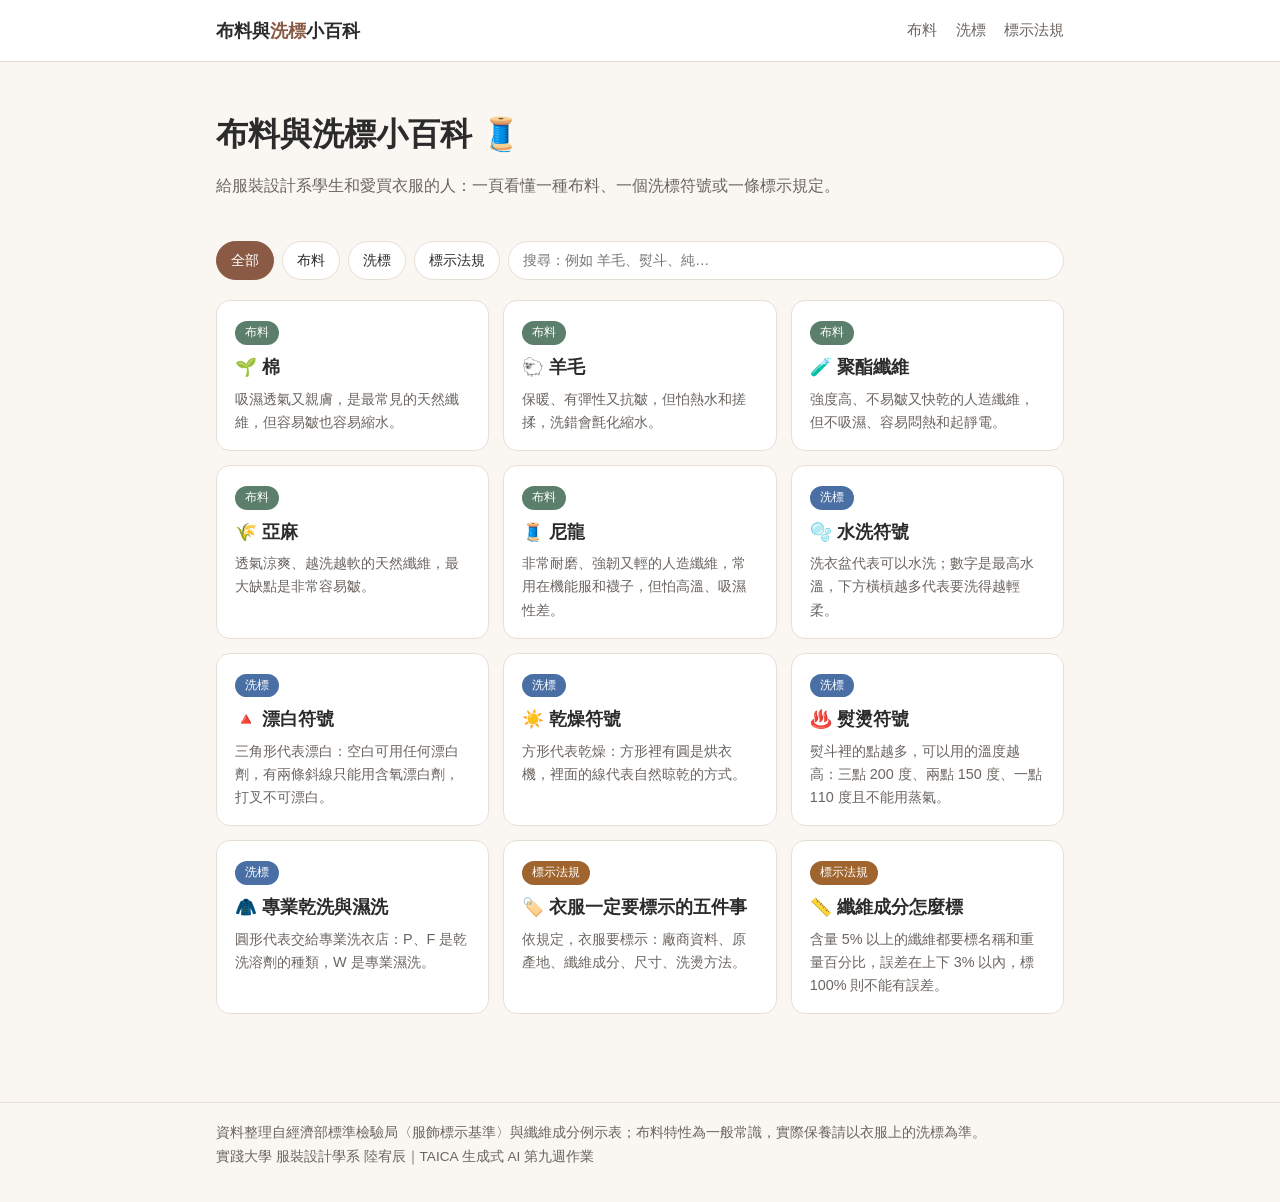
<file: index.html>
<!doctype html>
<html lang="zh-Hant-TW">
<head>
  <meta charset="utf-8">
  <meta name="viewport" content="width=device-width, initial-scale=1">
  <title>布料與洗標小百科</title>
  <meta name="description" content="服裝設計系學生整理的布料特性、洗標符號與服飾標示法規小百科。">
  <link rel="stylesheet" href="assets/style.css">
</head>
<body>
  <header class="site-header">
    <div class="wrap">
      <a class="logo" href="index.html">布料與<span>洗標</span>小百科</a>
      <nav class="nav">
        <a href="index.html#fabrics">布料</a>
        <a href="index.html#care">洗標</a>
        <a href="index.html#rules">標示法規</a>
      </nav>
    </div>
  </header>

  <main class="wrap">
    <section class="hero">
      <h1>布料與洗標小百科 🧵</h1>
      <p>給服裝設計系學生和愛買衣服的人：一頁看懂一種布料、一個洗標符號或一條標示規定。</p>
    </section>

    <div class="toolbar" id="toolbar">
      <button data-cat="all" class="on">全部</button>
      <button data-cat="fabrics">布料</button>
      <button data-cat="care">洗標</button>
      <button data-cat="rules">標示法規</button>
      <input id="search" type="search" placeholder="搜尋：例如 羊毛、熨斗、純…">
    </div>

    <div class="cards" id="cards">
      <p>載入中…</p>
    </div>
  </main>

  <footer class="site-footer">
    <div class="wrap">
      資料整理自經濟部標準檢驗局〈服飾標示基準〉與纖維成分例示表；布料特性為一般常識，實際保養請以衣服上的洗標為準。<br>
      實踐大學 服裝設計學系 陸宥辰｜TAICA 生成式 AI 第九週作業
    </div>
  </footer>

  <script src="assets/site.js"></script>
</body>
</html>
</file>
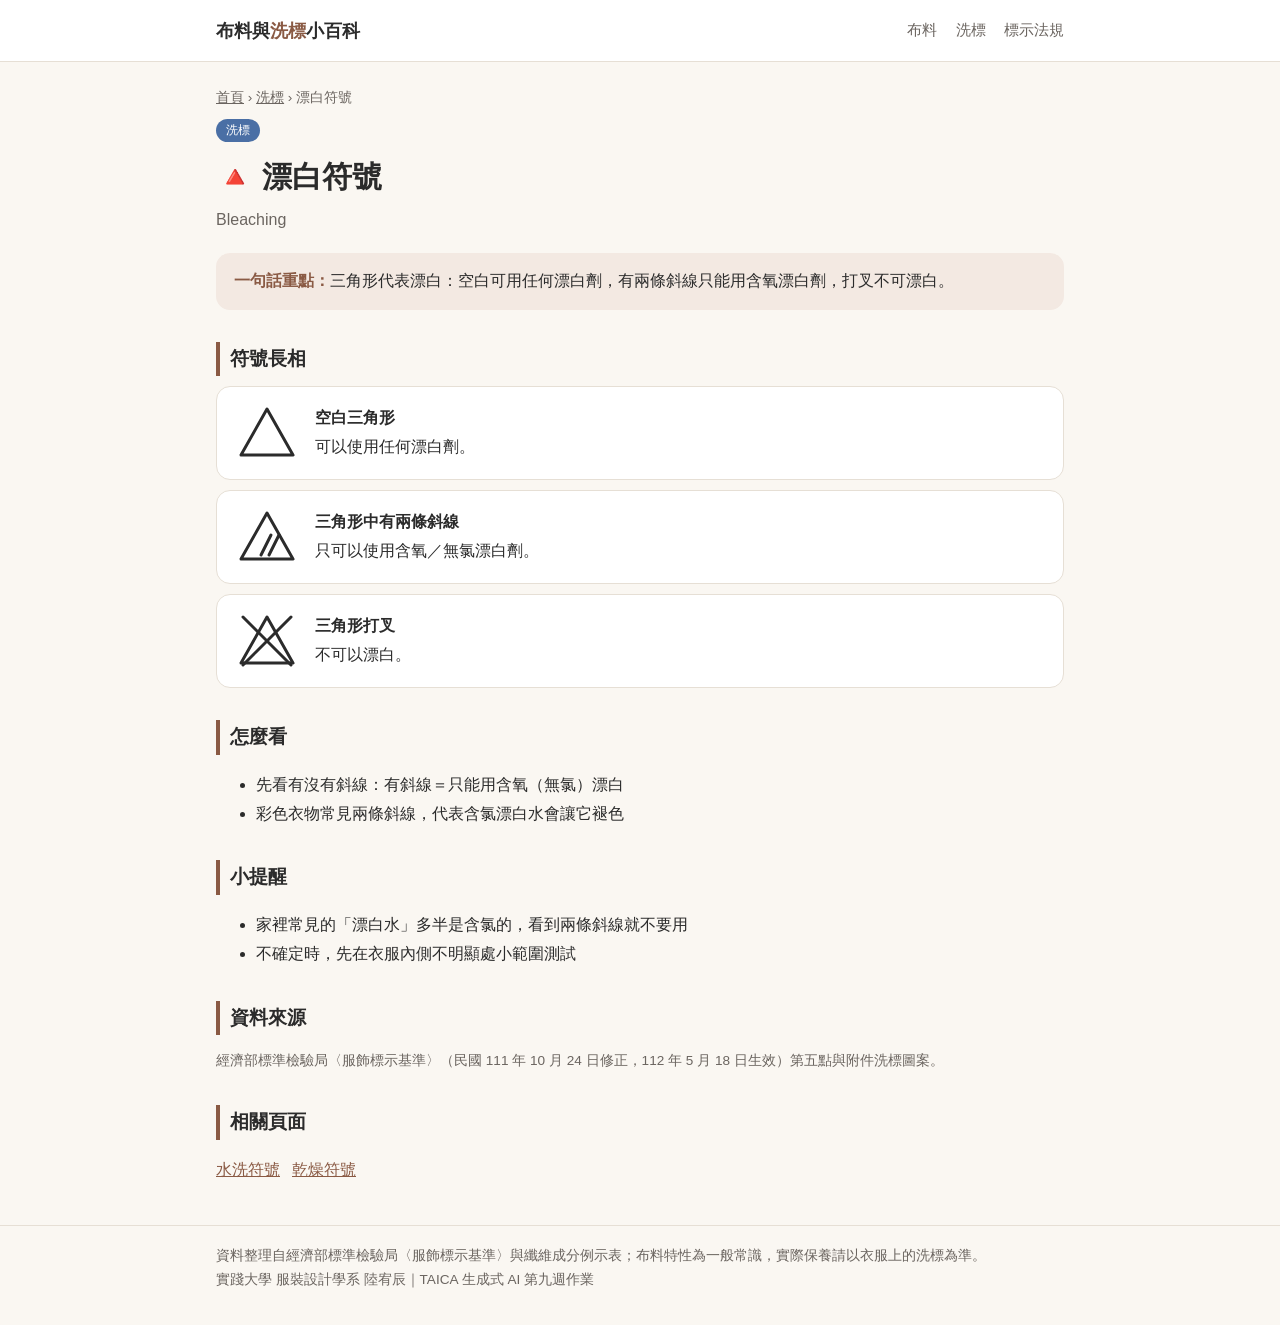
<file: bleaching.html>
<!doctype html>
<html lang="zh-Hant-TW">
<head>
  <meta charset="utf-8">
  <meta name="viewport" content="width=device-width, initial-scale=1">
  <title>漂白符號｜布料與洗標小百科</title>
  <meta name="description" content="三角形代表漂白：空白可用任何漂白劑，有兩條斜線只能用含氧漂白劑，打叉不可漂白。">
  <link rel="stylesheet" href="../../assets/style.css">
</head>
<body>
  <header class="site-header">
    <div class="wrap">
      <a class="logo" href="../../index.html">布料與<span>洗標</span>小百科</a>
      <nav class="nav">
        <a href="../../index.html#fabrics">布料</a>
        <a href="../../index.html#care">洗標</a>
        <a href="../../index.html#rules">標示法規</a>
      </nav>
    </div>
  </header>

  <main class="wrap">
    <article>
      <p class="crumb"><a href="../../index.html">首頁</a> › <a href="../../index.html#care">洗標</a> › 漂白符號</p>
      <span class="tag care">洗標</span>
      <h1>🔺 漂白符號</h1>
      <p class="en">Bleaching</p>
      <div class="keypoint"><strong>一句話重點：</strong>三角形代表漂白：空白可用任何漂白劑，有兩條斜線只能用含氧漂白劑，打叉不可漂白。</div>

      <!-- ===== 固定段落開始（依分類，見 CLAUDE.md） ===== -->
      <h2>符號長相</h2><div class="symbol"><svg viewBox="0 0 64 64" role="img" aria-label="可用任何漂白劑"><path d="M32 8 L58 54 L6 54 Z" stroke="#2b2b2b" stroke-width="3" fill="none" stroke-linecap="round" stroke-linejoin="round"/></svg><p><strong>空白三角形</strong><br>可以使用任何漂白劑。</p></div>
<div class="symbol"><svg viewBox="0 0 64 64" role="img" aria-label="只可用含氧漂白劑"><path d="M32 8 L58 54 L6 54 Z" stroke="#2b2b2b" stroke-width="3" fill="none" stroke-linecap="round" stroke-linejoin="round"/><line x1="26" y1="50" x2="36" y2="30" stroke="#2b2b2b" stroke-width="3" fill="none" stroke-linecap="round" stroke-linejoin="round"/><line x1="34" y1="50" x2="44" y2="30" stroke="#2b2b2b" stroke-width="3" fill="none" stroke-linecap="round" stroke-linejoin="round"/></svg><p><strong>三角形中有兩條斜線</strong><br>只可以使用含氧／無氯漂白劑。</p></div>
<div class="symbol"><svg viewBox="0 0 64 64" role="img" aria-label="不可漂白"><path d="M32 8 L58 54 L6 54 Z" stroke="#2b2b2b" stroke-width="3" fill="none" stroke-linecap="round" stroke-linejoin="round"/><line x1="8" y1="8" x2="56" y2="56" stroke="#2b2b2b" stroke-width="3" fill="none" stroke-linecap="round" stroke-linejoin="round"/><line x1="56" y1="8" x2="8" y2="56" stroke="#2b2b2b" stroke-width="3" fill="none" stroke-linecap="round" stroke-linejoin="round"/></svg><p><strong>三角形打叉</strong><br>不可以漂白。</p></div><h2>怎麼看</h2><ul><li>先看有沒有斜線：有斜線＝只能用含氧（無氯）漂白</li><li>彩色衣物常見兩條斜線，代表含氯漂白水會讓它褪色</li></ul><h2>小提醒</h2><ul><li>家裡常見的「漂白水」多半是含氯的，看到兩條斜線就不要用</li><li>不確定時，先在衣服內側不明顯處小範圍測試</li></ul>
      <!-- ===== 固定段落結束 ===== -->

      <h2>資料來源</h2>
      <p class="source">經濟部標準檢驗局〈服飾標示基準〉（民國 111 年 10 月 24 日修正，112 年 5 月 18 日生效）第五點與附件洗標圖案。</p>

      <h2>相關頁面</h2>
      <p class="related"><a href="washing.html">水洗符號</a><a href="drying.html">乾燥符號</a></p>
    </article>
  </main>

  <footer class="site-footer">
    <div class="wrap">
      資料整理自經濟部標準檢驗局〈服飾標示基準〉與纖維成分例示表；布料特性為一般常識，實際保養請以衣服上的洗標為準。<br>
      實踐大學 服裝設計學系 陸宥辰｜TAICA 生成式 AI 第九週作業
    </div>
  </footer>
</body>
</html>
</file>
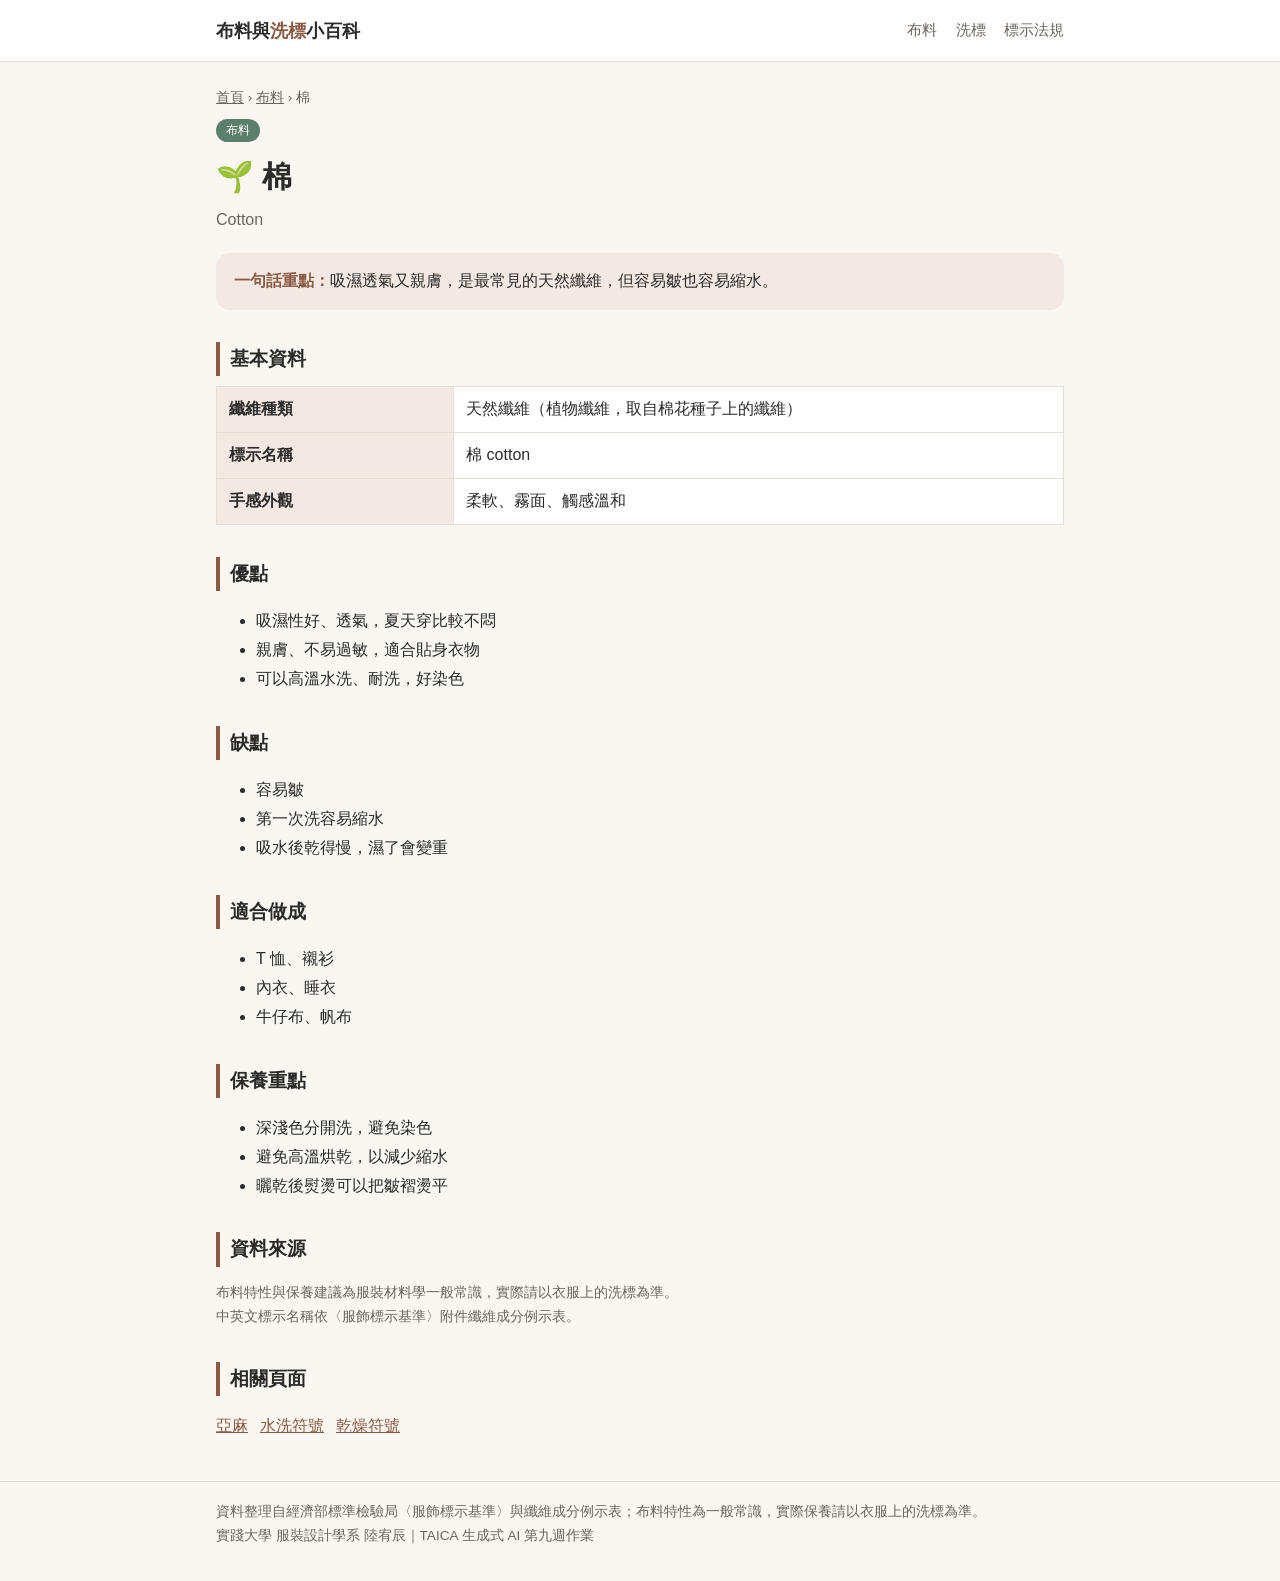
<file: cotton.html>
<!doctype html>
<html lang="zh-Hant-TW">
<head>
  <meta charset="utf-8">
  <meta name="viewport" content="width=device-width, initial-scale=1">
  <title>棉｜布料與洗標小百科</title>
  <meta name="description" content="吸濕透氣又親膚，是最常見的天然纖維，但容易皺也容易縮水。">
  <link rel="stylesheet" href="../../assets/style.css">
</head>
<body>
  <header class="site-header">
    <div class="wrap">
      <a class="logo" href="../../index.html">布料與<span>洗標</span>小百科</a>
      <nav class="nav">
        <a href="../../index.html#fabrics">布料</a>
        <a href="../../index.html#care">洗標</a>
        <a href="../../index.html#rules">標示法規</a>
      </nav>
    </div>
  </header>

  <main class="wrap">
    <article>
      <p class="crumb"><a href="../../index.html">首頁</a> › <a href="../../index.html#fabrics">布料</a> › 棉</p>
      <span class="tag fabrics">布料</span>
      <h1>🌱 棉</h1>
      <p class="en">Cotton</p>
      <div class="keypoint"><strong>一句話重點：</strong>吸濕透氣又親膚，是最常見的天然纖維，但容易皺也容易縮水。</div>

      <!-- ===== 固定段落開始（依分類，見 CLAUDE.md） ===== -->
      <h2>基本資料</h2><table><tr><th>纖維種類</th><td>天然纖維（植物纖維，取自棉花種子上的纖維）</td></tr><tr><th>標示名稱</th><td>棉 cotton</td></tr><tr><th>手感外觀</th><td>柔軟、霧面、觸感溫和</td></tr></table><h2>優點</h2><ul><li>吸濕性好、透氣，夏天穿比較不悶</li><li>親膚、不易過敏，適合貼身衣物</li><li>可以高溫水洗、耐洗，好染色</li></ul><h2>缺點</h2><ul><li>容易皺</li><li>第一次洗容易縮水</li><li>吸水後乾得慢，濕了會變重</li></ul><h2>適合做成</h2><ul><li>T 恤、襯衫</li><li>內衣、睡衣</li><li>牛仔布、帆布</li></ul><h2>保養重點</h2><ul><li>深淺色分開洗，避免染色</li><li>避免高溫烘乾，以減少縮水</li><li>曬乾後熨燙可以把皺褶燙平</li></ul>
      <!-- ===== 固定段落結束 ===== -->

      <h2>資料來源</h2>
      <p class="source">布料特性與保養建議為服裝材料學一般常識，實際請以衣服上的洗標為準。<br>中英文標示名稱依〈服飾標示基準〉附件纖維成分例示表。</p>

      <h2>相關頁面</h2>
      <p class="related"><a href="linen.html">亞麻</a><a href="../care/washing.html">水洗符號</a><a href="../care/drying.html">乾燥符號</a></p>
    </article>
  </main>

  <footer class="site-footer">
    <div class="wrap">
      資料整理自經濟部標準檢驗局〈服飾標示基準〉與纖維成分例示表；布料特性為一般常識，實際保養請以衣服上的洗標為準。<br>
      實踐大學 服裝設計學系 陸宥辰｜TAICA 生成式 AI 第九週作業
    </div>
  </footer>
</body>
</html>
</file>
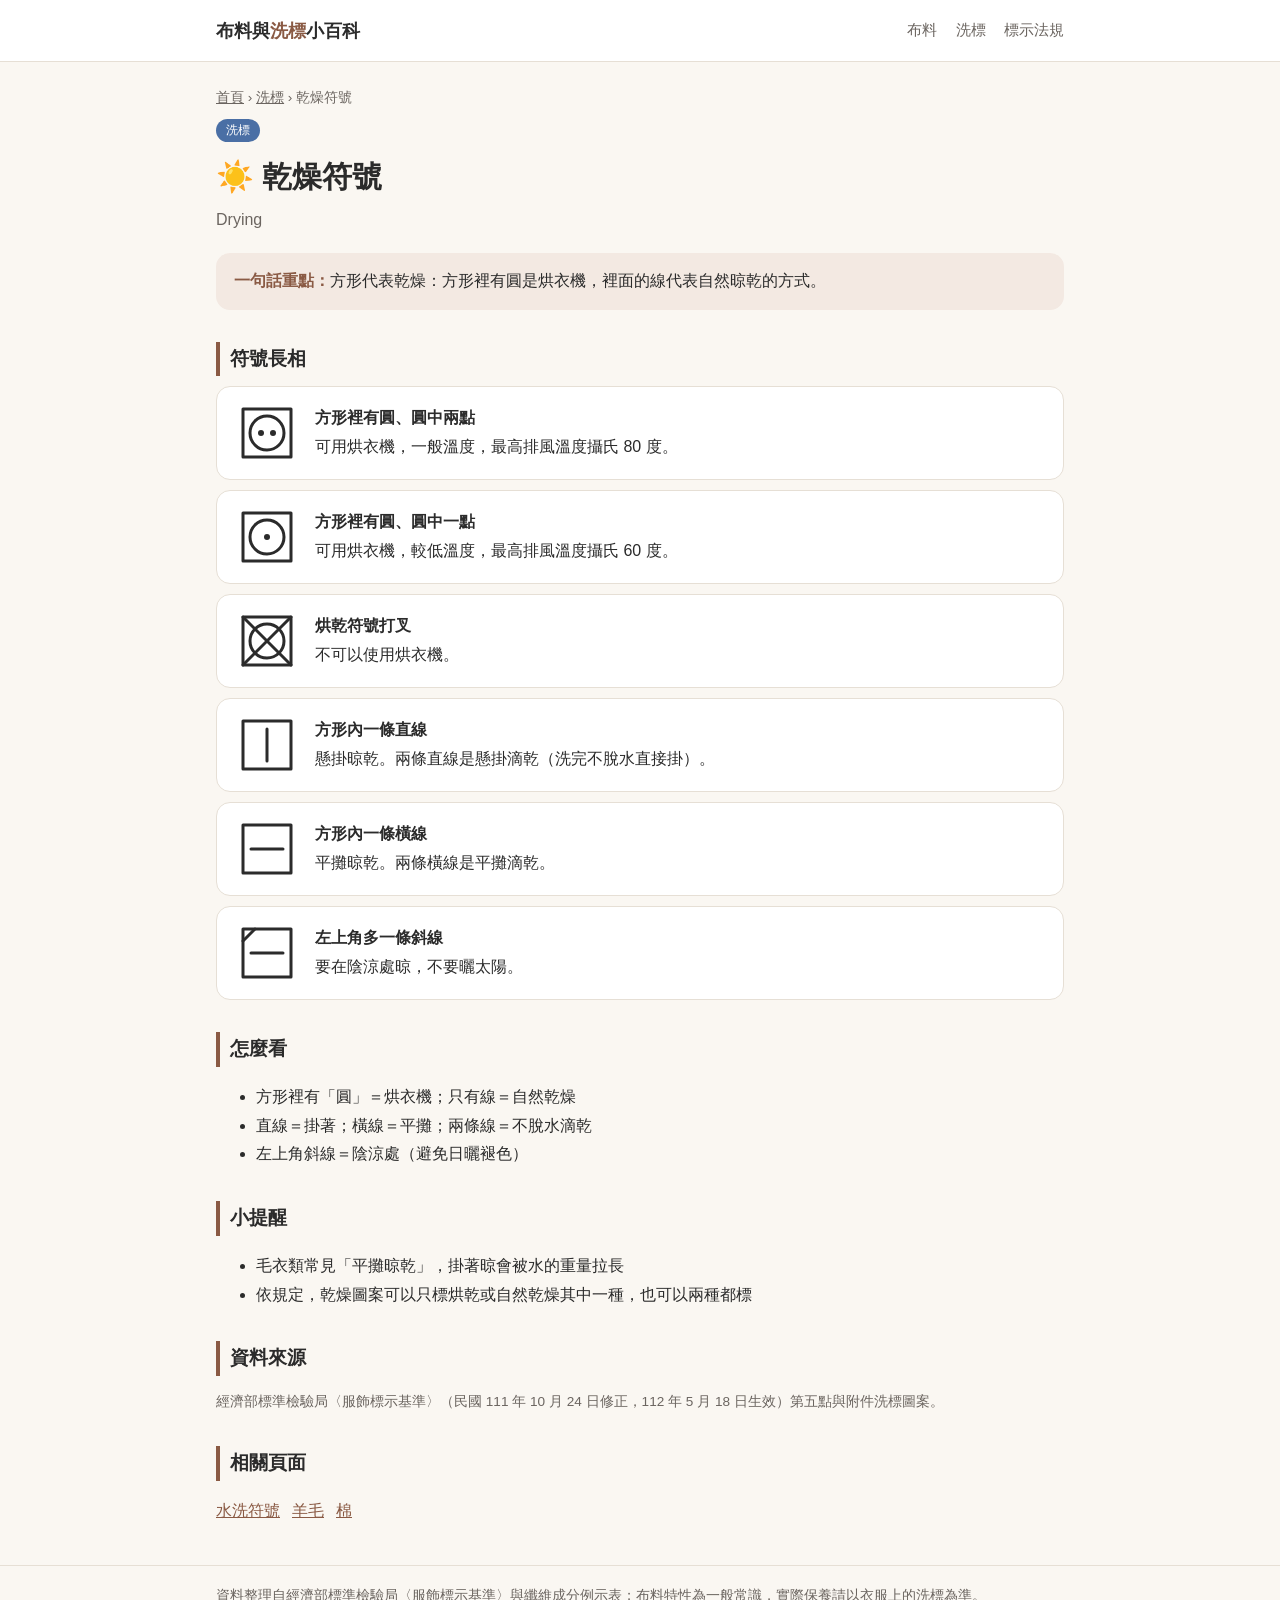
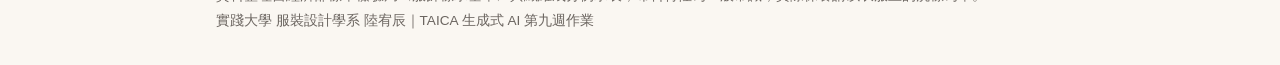
<file: drying.html>
<!doctype html>
<html lang="zh-Hant-TW">
<head>
  <meta charset="utf-8">
  <meta name="viewport" content="width=device-width, initial-scale=1">
  <title>乾燥符號｜布料與洗標小百科</title>
  <meta name="description" content="方形代表乾燥：方形裡有圓是烘衣機，裡面的線代表自然晾乾的方式。">
  <link rel="stylesheet" href="../../assets/style.css">
</head>
<body>
  <header class="site-header">
    <div class="wrap">
      <a class="logo" href="../../index.html">布料與<span>洗標</span>小百科</a>
      <nav class="nav">
        <a href="../../index.html#fabrics">布料</a>
        <a href="../../index.html#care">洗標</a>
        <a href="../../index.html#rules">標示法規</a>
      </nav>
    </div>
  </header>

  <main class="wrap">
    <article>
      <p class="crumb"><a href="../../index.html">首頁</a> › <a href="../../index.html#care">洗標</a> › 乾燥符號</p>
      <span class="tag care">洗標</span>
      <h1>☀️ 乾燥符號</h1>
      <p class="en">Drying</p>
      <div class="keypoint"><strong>一句話重點：</strong>方形代表乾燥：方形裡有圓是烘衣機，裡面的線代表自然晾乾的方式。</div>

      <!-- ===== 固定段落開始（依分類，見 CLAUDE.md） ===== -->
      <h2>符號長相</h2><div class="symbol"><svg viewBox="0 0 64 64" role="img" aria-label="一般溫度烘乾"><rect x="8" y="8" width="48" height="48" stroke="#2b2b2b" stroke-width="3" fill="none" stroke-linecap="round" stroke-linejoin="round"/><circle cx="32" cy="32" r="17" stroke="#2b2b2b" stroke-width="3" fill="none" stroke-linecap="round" stroke-linejoin="round"/><circle cx="26" cy="32" r="3" fill="#2b2b2b"/><circle cx="38" cy="32" r="3" fill="#2b2b2b"/></svg><p><strong>方形裡有圓、圓中兩點</strong><br>可用烘衣機，一般溫度，最高排風溫度攝氏 80 度。</p></div>
<div class="symbol"><svg viewBox="0 0 64 64" role="img" aria-label="低溫烘乾"><rect x="8" y="8" width="48" height="48" stroke="#2b2b2b" stroke-width="3" fill="none" stroke-linecap="round" stroke-linejoin="round"/><circle cx="32" cy="32" r="17" stroke="#2b2b2b" stroke-width="3" fill="none" stroke-linecap="round" stroke-linejoin="round"/><circle cx="32" cy="32" r="3" fill="#2b2b2b"/></svg><p><strong>方形裡有圓、圓中一點</strong><br>可用烘衣機，較低溫度，最高排風溫度攝氏 60 度。</p></div>
<div class="symbol"><svg viewBox="0 0 64 64" role="img" aria-label="不可烘乾"><rect x="8" y="8" width="48" height="48" stroke="#2b2b2b" stroke-width="3" fill="none" stroke-linecap="round" stroke-linejoin="round"/><circle cx="32" cy="32" r="17" stroke="#2b2b2b" stroke-width="3" fill="none" stroke-linecap="round" stroke-linejoin="round"/><line x1="8" y1="8" x2="56" y2="56" stroke="#2b2b2b" stroke-width="3" fill="none" stroke-linecap="round" stroke-linejoin="round"/><line x1="56" y1="8" x2="8" y2="56" stroke="#2b2b2b" stroke-width="3" fill="none" stroke-linecap="round" stroke-linejoin="round"/></svg><p><strong>烘乾符號打叉</strong><br>不可以使用烘衣機。</p></div>
<div class="symbol"><svg viewBox="0 0 64 64" role="img" aria-label="懸掛晾乾"><rect x="8" y="8" width="48" height="48" stroke="#2b2b2b" stroke-width="3" fill="none" stroke-linecap="round" stroke-linejoin="round"/><line x1="32" y1="16" x2="32" y2="48" stroke="#2b2b2b" stroke-width="3" fill="none" stroke-linecap="round" stroke-linejoin="round"/></svg><p><strong>方形內一條直線</strong><br>懸掛晾乾。兩條直線是懸掛滴乾（洗完不脫水直接掛）。</p></div>
<div class="symbol"><svg viewBox="0 0 64 64" role="img" aria-label="平攤晾乾"><rect x="8" y="8" width="48" height="48" stroke="#2b2b2b" stroke-width="3" fill="none" stroke-linecap="round" stroke-linejoin="round"/><line x1="16" y1="32" x2="48" y2="32" stroke="#2b2b2b" stroke-width="3" fill="none" stroke-linecap="round" stroke-linejoin="round"/></svg><p><strong>方形內一條橫線</strong><br>平攤晾乾。兩條橫線是平攤滴乾。</p></div>
<div class="symbol"><svg viewBox="0 0 64 64" role="img" aria-label="陰涼處平攤晾乾"><rect x="8" y="8" width="48" height="48" stroke="#2b2b2b" stroke-width="3" fill="none" stroke-linecap="round" stroke-linejoin="round"/><line x1="16" y1="32" x2="48" y2="32" stroke="#2b2b2b" stroke-width="3" fill="none" stroke-linecap="round" stroke-linejoin="round"/><line x1="8" y1="20" x2="20" y2="8" stroke="#2b2b2b" stroke-width="3" fill="none" stroke-linecap="round" stroke-linejoin="round"/></svg><p><strong>左上角多一條斜線</strong><br>要在陰涼處晾，不要曬太陽。</p></div><h2>怎麼看</h2><ul><li>方形裡有「圓」＝烘衣機；只有線＝自然乾燥</li><li>直線＝掛著；橫線＝平攤；兩條線＝不脫水滴乾</li><li>左上角斜線＝陰涼處（避免日曬褪色）</li></ul><h2>小提醒</h2><ul><li>毛衣類常見「平攤晾乾」，掛著晾會被水的重量拉長</li><li>依規定，乾燥圖案可以只標烘乾或自然乾燥其中一種，也可以兩種都標</li></ul>
      <!-- ===== 固定段落結束 ===== -->

      <h2>資料來源</h2>
      <p class="source">經濟部標準檢驗局〈服飾標示基準〉（民國 111 年 10 月 24 日修正，112 年 5 月 18 日生效）第五點與附件洗標圖案。</p>

      <h2>相關頁面</h2>
      <p class="related"><a href="washing.html">水洗符號</a><a href="../fabrics/wool.html">羊毛</a><a href="../fabrics/cotton.html">棉</a></p>
    </article>
  </main>

  <footer class="site-footer">
    <div class="wrap">
      資料整理自經濟部標準檢驗局〈服飾標示基準〉與纖維成分例示表；布料特性為一般常識，實際保養請以衣服上的洗標為準。<br>
      實踐大學 服裝設計學系 陸宥辰｜TAICA 生成式 AI 第九週作業
    </div>
  </footer>
</body>
</html>
</file>
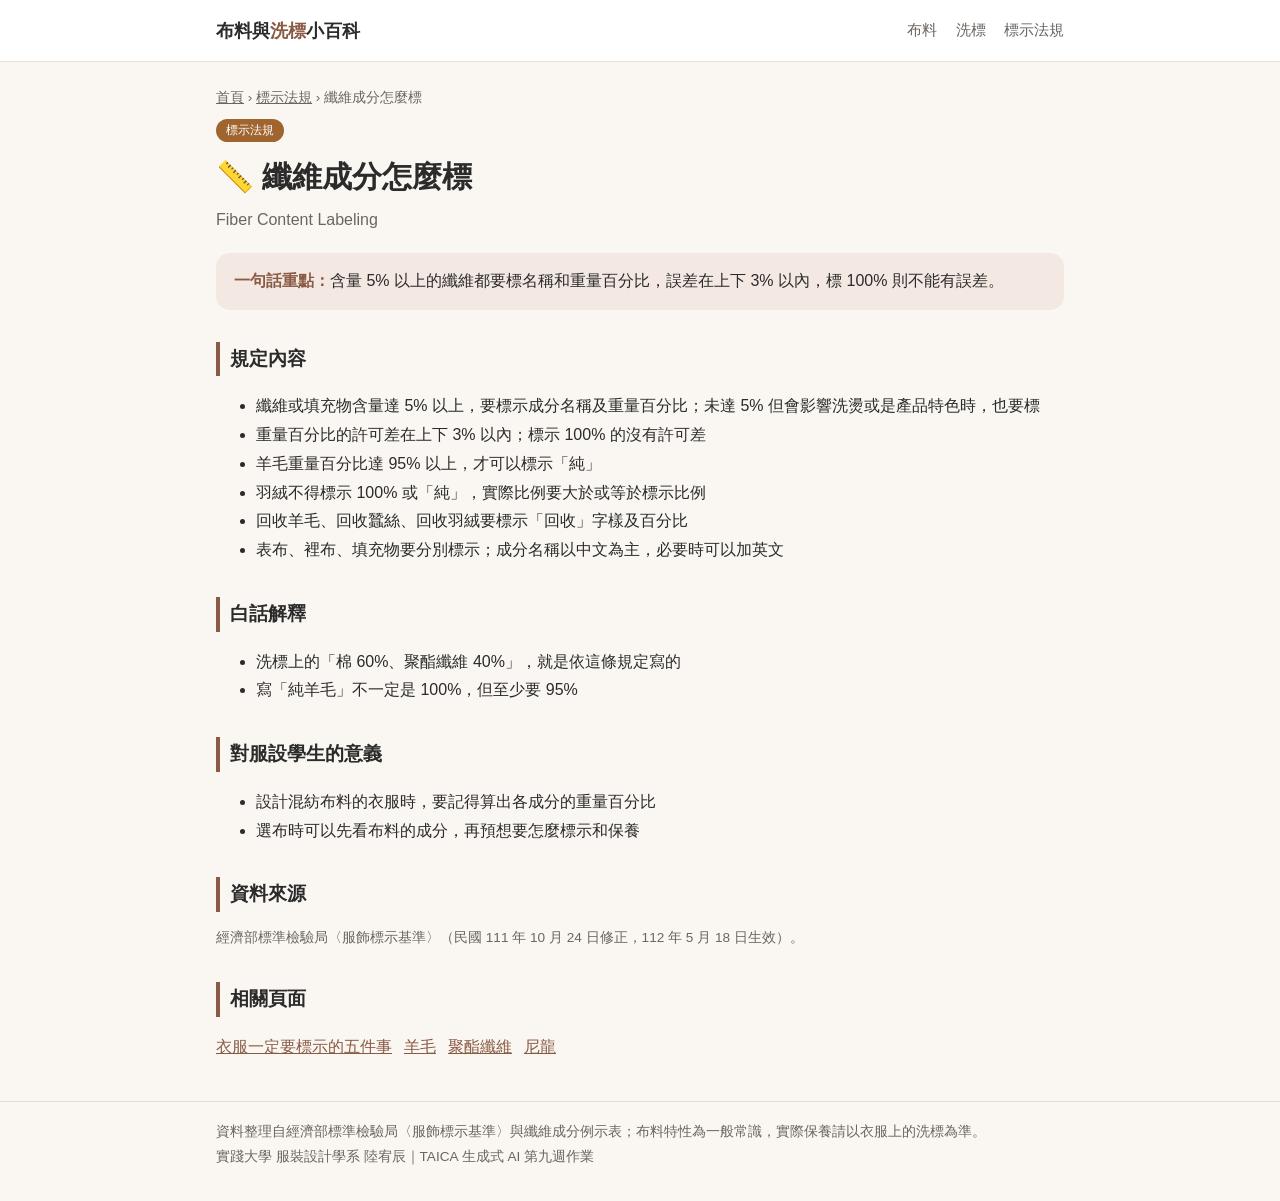
<file: fiber-content.html>
<!doctype html>
<html lang="zh-Hant-TW">
<head>
  <meta charset="utf-8">
  <meta name="viewport" content="width=device-width, initial-scale=1">
  <title>纖維成分怎麼標｜布料與洗標小百科</title>
  <meta name="description" content="含量 5% 以上的纖維都要標名稱和重量百分比，誤差在上下 3% 以內，標 100% 則不能有誤差。">
  <link rel="stylesheet" href="../../assets/style.css">
</head>
<body>
  <header class="site-header">
    <div class="wrap">
      <a class="logo" href="../../index.html">布料與<span>洗標</span>小百科</a>
      <nav class="nav">
        <a href="../../index.html#fabrics">布料</a>
        <a href="../../index.html#care">洗標</a>
        <a href="../../index.html#rules">標示法規</a>
      </nav>
    </div>
  </header>

  <main class="wrap">
    <article>
      <p class="crumb"><a href="../../index.html">首頁</a> › <a href="../../index.html#rules">標示法規</a> › 纖維成分怎麼標</p>
      <span class="tag rules">標示法規</span>
      <h1>📏 纖維成分怎麼標</h1>
      <p class="en">Fiber Content Labeling</p>
      <div class="keypoint"><strong>一句話重點：</strong>含量 5% 以上的纖維都要標名稱和重量百分比，誤差在上下 3% 以內，標 100% 則不能有誤差。</div>

      <!-- ===== 固定段落開始（依分類，見 CLAUDE.md） ===== -->
      <h2>規定內容</h2><ul><li>纖維或填充物含量達 5% 以上，要標示成分名稱及重量百分比；未達 5% 但會影響洗燙或是產品特色時，也要標</li><li>重量百分比的許可差在上下 3% 以內；標示 100% 的沒有許可差</li><li>羊毛重量百分比達 95% 以上，才可以標示「純」</li><li>羽絨不得標示 100% 或「純」，實際比例要大於或等於標示比例</li><li>回收羊毛、回收蠶絲、回收羽絨要標示「回收」字樣及百分比</li><li>表布、裡布、填充物要分別標示；成分名稱以中文為主，必要時可以加英文</li></ul><h2>白話解釋</h2><ul><li>洗標上的「棉 60%、聚酯纖維 40%」，就是依這條規定寫的</li><li>寫「純羊毛」不一定是 100%，但至少要 95%</li></ul><h2>對服設學生的意義</h2><ul><li>設計混紡布料的衣服時，要記得算出各成分的重量百分比</li><li>選布時可以先看布料的成分，再預想要怎麼標示和保養</li></ul>
      <!-- ===== 固定段落結束 ===== -->

      <h2>資料來源</h2>
      <p class="source">經濟部標準檢驗局〈服飾標示基準〉（民國 111 年 10 月 24 日修正，112 年 5 月 18 日生效）。</p>

      <h2>相關頁面</h2>
      <p class="related"><a href="five-labels.html">衣服一定要標示的五件事</a><a href="../fabrics/wool.html">羊毛</a><a href="../fabrics/polyester.html">聚酯纖維</a><a href="../fabrics/nylon.html">尼龍</a></p>
    </article>
  </main>

  <footer class="site-footer">
    <div class="wrap">
      資料整理自經濟部標準檢驗局〈服飾標示基準〉與纖維成分例示表；布料特性為一般常識，實際保養請以衣服上的洗標為準。<br>
      實踐大學 服裝設計學系 陸宥辰｜TAICA 生成式 AI 第九週作業
    </div>
  </footer>
</body>
</html>
</file>
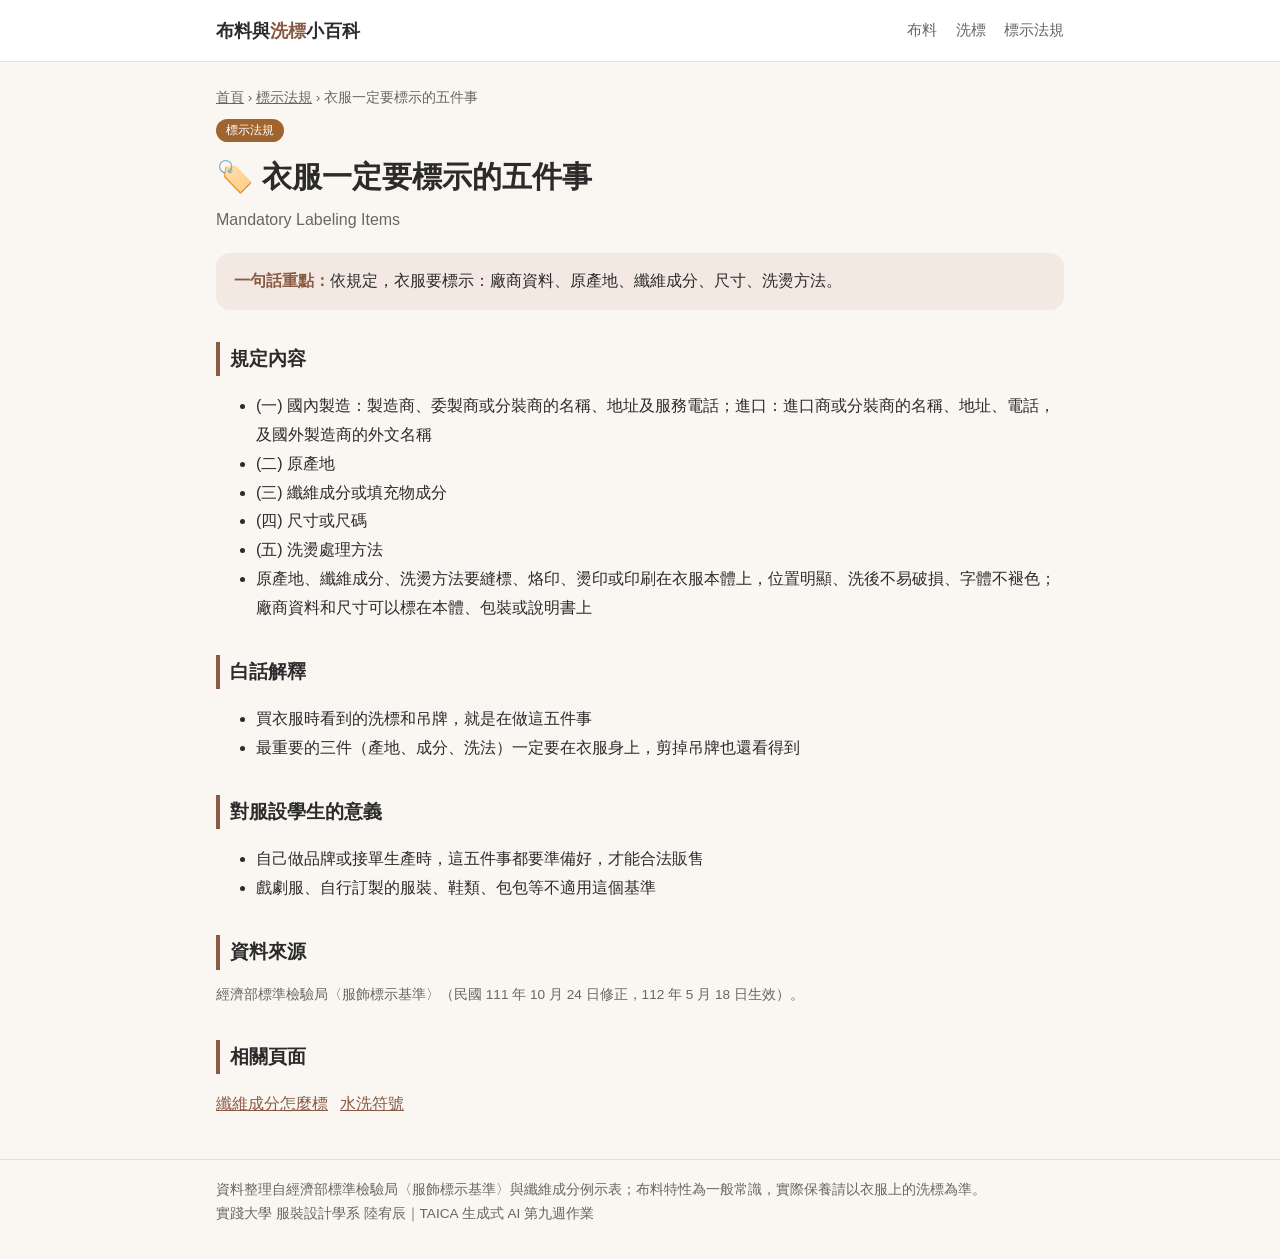
<file: five-labels.html>
<!doctype html>
<html lang="zh-Hant-TW">
<head>
  <meta charset="utf-8">
  <meta name="viewport" content="width=device-width, initial-scale=1">
  <title>衣服一定要標示的五件事｜布料與洗標小百科</title>
  <meta name="description" content="依規定，衣服要標示：廠商資料、原產地、纖維成分、尺寸、洗燙方法。">
  <link rel="stylesheet" href="../../assets/style.css">
</head>
<body>
  <header class="site-header">
    <div class="wrap">
      <a class="logo" href="../../index.html">布料與<span>洗標</span>小百科</a>
      <nav class="nav">
        <a href="../../index.html#fabrics">布料</a>
        <a href="../../index.html#care">洗標</a>
        <a href="../../index.html#rules">標示法規</a>
      </nav>
    </div>
  </header>

  <main class="wrap">
    <article>
      <p class="crumb"><a href="../../index.html">首頁</a> › <a href="../../index.html#rules">標示法規</a> › 衣服一定要標示的五件事</p>
      <span class="tag rules">標示法規</span>
      <h1>🏷️ 衣服一定要標示的五件事</h1>
      <p class="en">Mandatory Labeling Items</p>
      <div class="keypoint"><strong>一句話重點：</strong>依規定，衣服要標示：廠商資料、原產地、纖維成分、尺寸、洗燙方法。</div>

      <!-- ===== 固定段落開始（依分類，見 CLAUDE.md） ===== -->
      <h2>規定內容</h2><ul><li>(一) 國內製造：製造商、委製商或分裝商的名稱、地址及服務電話；進口：進口商或分裝商的名稱、地址、電話，及國外製造商的外文名稱</li><li>(二) 原產地</li><li>(三) 纖維成分或填充物成分</li><li>(四) 尺寸或尺碼</li><li>(五) 洗燙處理方法</li><li>原產地、纖維成分、洗燙方法要縫標、烙印、燙印或印刷在衣服本體上，位置明顯、洗後不易破損、字體不褪色；廠商資料和尺寸可以標在本體、包裝或說明書上</li></ul><h2>白話解釋</h2><ul><li>買衣服時看到的洗標和吊牌，就是在做這五件事</li><li>最重要的三件（產地、成分、洗法）一定要在衣服身上，剪掉吊牌也還看得到</li></ul><h2>對服設學生的意義</h2><ul><li>自己做品牌或接單生產時，這五件事都要準備好，才能合法販售</li><li>戲劇服、自行訂製的服裝、鞋類、包包等不適用這個基準</li></ul>
      <!-- ===== 固定段落結束 ===== -->

      <h2>資料來源</h2>
      <p class="source">經濟部標準檢驗局〈服飾標示基準〉（民國 111 年 10 月 24 日修正，112 年 5 月 18 日生效）。</p>

      <h2>相關頁面</h2>
      <p class="related"><a href="fiber-content.html">纖維成分怎麼標</a><a href="../care/washing.html">水洗符號</a></p>
    </article>
  </main>

  <footer class="site-footer">
    <div class="wrap">
      資料整理自經濟部標準檢驗局〈服飾標示基準〉與纖維成分例示表；布料特性為一般常識，實際保養請以衣服上的洗標為準。<br>
      實踐大學 服裝設計學系 陸宥辰｜TAICA 生成式 AI 第九週作業
    </div>
  </footer>
</body>
</html>
</file>
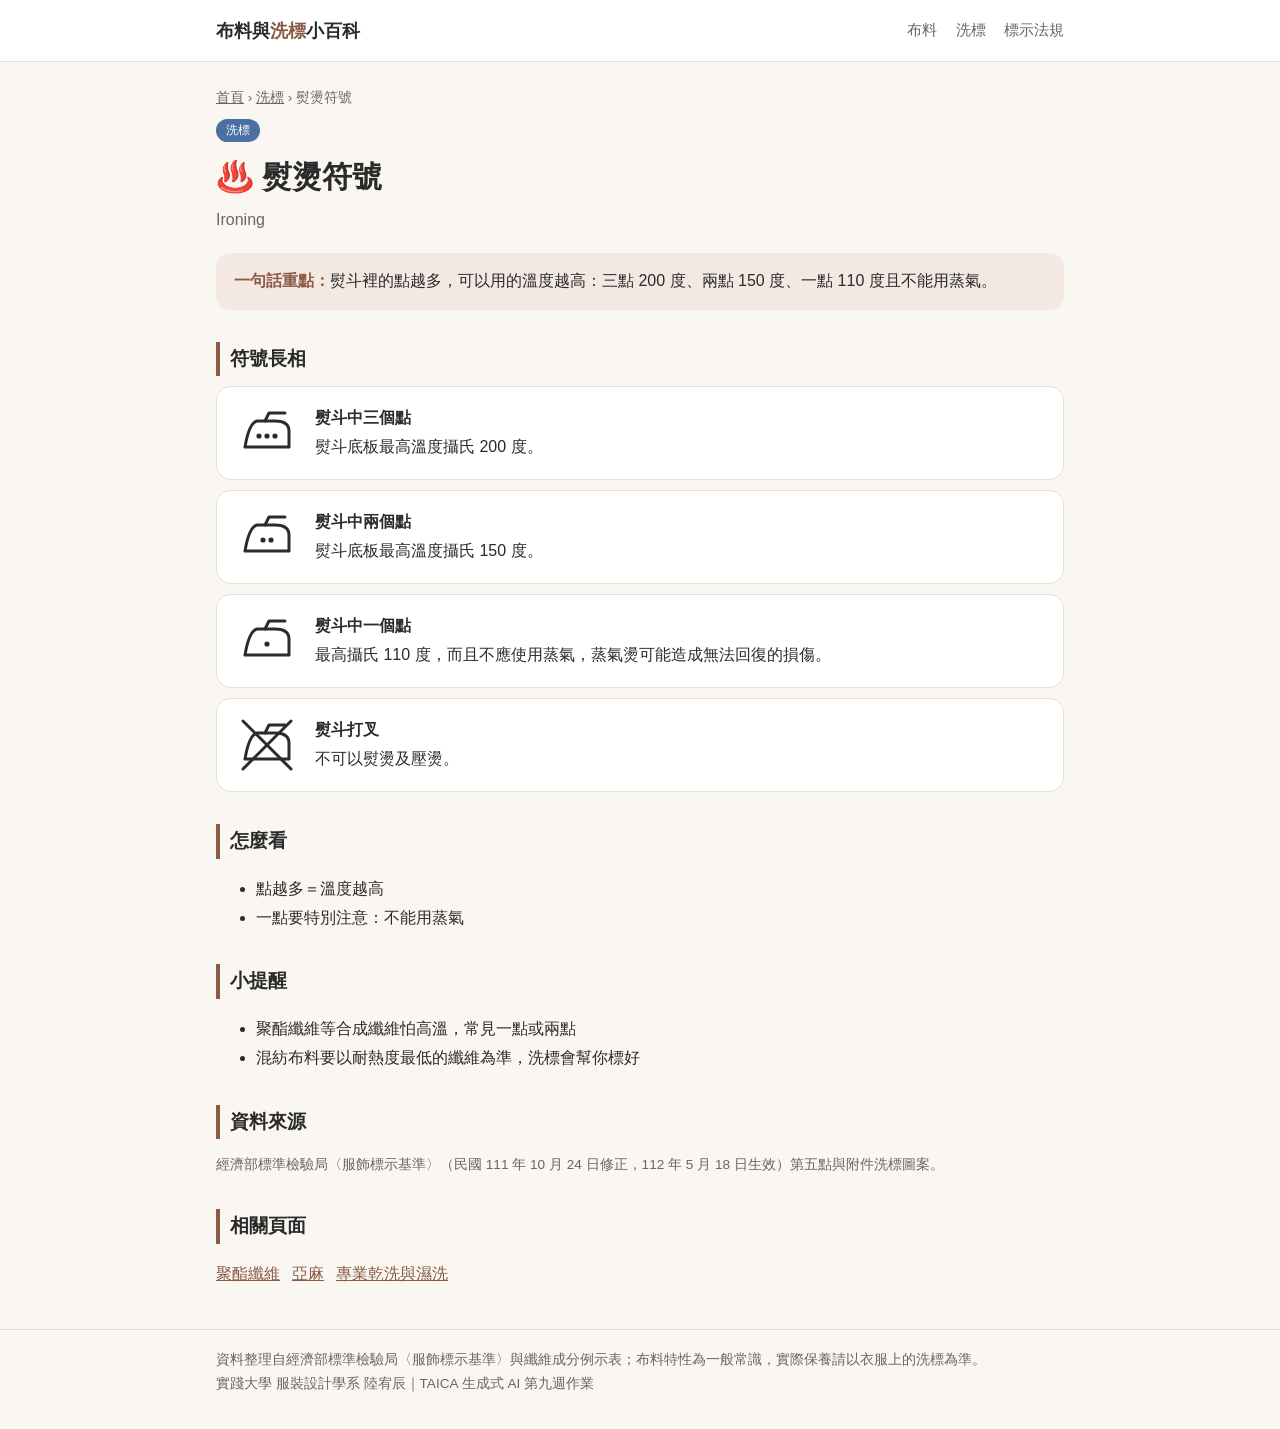
<file: ironing.html>
<!doctype html>
<html lang="zh-Hant-TW">
<head>
  <meta charset="utf-8">
  <meta name="viewport" content="width=device-width, initial-scale=1">
  <title>熨燙符號｜布料與洗標小百科</title>
  <meta name="description" content="熨斗裡的點越多，可以用的溫度越高：三點 200 度、兩點 150 度、一點 110 度且不能用蒸氣。">
  <link rel="stylesheet" href="../../assets/style.css">
</head>
<body>
  <header class="site-header">
    <div class="wrap">
      <a class="logo" href="../../index.html">布料與<span>洗標</span>小百科</a>
      <nav class="nav">
        <a href="../../index.html#fabrics">布料</a>
        <a href="../../index.html#care">洗標</a>
        <a href="../../index.html#rules">標示法規</a>
      </nav>
    </div>
  </header>

  <main class="wrap">
    <article>
      <p class="crumb"><a href="../../index.html">首頁</a> › <a href="../../index.html#care">洗標</a> › 熨燙符號</p>
      <span class="tag care">洗標</span>
      <h1>♨️ 熨燙符號</h1>
      <p class="en">Ironing</p>
      <div class="keypoint"><strong>一句話重點：</strong>熨斗裡的點越多，可以用的溫度越高：三點 200 度、兩點 150 度、一點 110 度且不能用蒸氣。</div>

      <!-- ===== 固定段落開始（依分類，見 CLAUDE.md） ===== -->
      <h2>符號長相</h2><div class="symbol"><svg viewBox="0 0 64 64" role="img" aria-label="高溫熨燙"><path d="M10 46 L54 46 L54 30 Q54 20 40 20 L22 20 Q14 22 10 46 Z" stroke="#2b2b2b" stroke-width="3" fill="none" stroke-linecap="round" stroke-linejoin="round"/><path d="M30 20 L34 12 L50 12" stroke="#2b2b2b" stroke-width="3" fill="none" stroke-linecap="round" stroke-linejoin="round"/><circle cx="24.0" cy="35" r="2.6" fill="#2b2b2b"/><circle cx="32.0" cy="35" r="2.6" fill="#2b2b2b"/><circle cx="40.0" cy="35" r="2.6" fill="#2b2b2b"/></svg><p><strong>熨斗中三個點</strong><br>熨斗底板最高溫度攝氏 200 度。</p></div>
<div class="symbol"><svg viewBox="0 0 64 64" role="img" aria-label="中溫熨燙"><path d="M10 46 L54 46 L54 30 Q54 20 40 20 L22 20 Q14 22 10 46 Z" stroke="#2b2b2b" stroke-width="3" fill="none" stroke-linecap="round" stroke-linejoin="round"/><path d="M30 20 L34 12 L50 12" stroke="#2b2b2b" stroke-width="3" fill="none" stroke-linecap="round" stroke-linejoin="round"/><circle cx="28.0" cy="35" r="2.6" fill="#2b2b2b"/><circle cx="36.0" cy="35" r="2.6" fill="#2b2b2b"/></svg><p><strong>熨斗中兩個點</strong><br>熨斗底板最高溫度攝氏 150 度。</p></div>
<div class="symbol"><svg viewBox="0 0 64 64" role="img" aria-label="低溫熨燙"><path d="M10 46 L54 46 L54 30 Q54 20 40 20 L22 20 Q14 22 10 46 Z" stroke="#2b2b2b" stroke-width="3" fill="none" stroke-linecap="round" stroke-linejoin="round"/><path d="M30 20 L34 12 L50 12" stroke="#2b2b2b" stroke-width="3" fill="none" stroke-linecap="round" stroke-linejoin="round"/><circle cx="32.0" cy="35" r="2.6" fill="#2b2b2b"/></svg><p><strong>熨斗中一個點</strong><br>最高攝氏 110 度，而且不應使用蒸氣，蒸氣燙可能造成無法回復的損傷。</p></div>
<div class="symbol"><svg viewBox="0 0 64 64" role="img" aria-label="不可熨燙"><path d="M10 46 L54 46 L54 30 Q54 20 40 20 L22 20 Q14 22 10 46 Z" stroke="#2b2b2b" stroke-width="3" fill="none" stroke-linecap="round" stroke-linejoin="round"/><path d="M30 20 L34 12 L50 12" stroke="#2b2b2b" stroke-width="3" fill="none" stroke-linecap="round" stroke-linejoin="round"/><line x1="8" y1="8" x2="56" y2="56" stroke="#2b2b2b" stroke-width="3" fill="none" stroke-linecap="round" stroke-linejoin="round"/><line x1="56" y1="8" x2="8" y2="56" stroke="#2b2b2b" stroke-width="3" fill="none" stroke-linecap="round" stroke-linejoin="round"/></svg><p><strong>熨斗打叉</strong><br>不可以熨燙及壓燙。</p></div><h2>怎麼看</h2><ul><li>點越多＝溫度越高</li><li>一點要特別注意：不能用蒸氣</li></ul><h2>小提醒</h2><ul><li>聚酯纖維等合成纖維怕高溫，常見一點或兩點</li><li>混紡布料要以耐熱度最低的纖維為準，洗標會幫你標好</li></ul>
      <!-- ===== 固定段落結束 ===== -->

      <h2>資料來源</h2>
      <p class="source">經濟部標準檢驗局〈服飾標示基準〉（民國 111 年 10 月 24 日修正，112 年 5 月 18 日生效）第五點與附件洗標圖案。</p>

      <h2>相關頁面</h2>
      <p class="related"><a href="../fabrics/polyester.html">聚酯纖維</a><a href="../fabrics/linen.html">亞麻</a><a href="professional.html">專業乾洗與濕洗</a></p>
    </article>
  </main>

  <footer class="site-footer">
    <div class="wrap">
      資料整理自經濟部標準檢驗局〈服飾標示基準〉與纖維成分例示表；布料特性為一般常識，實際保養請以衣服上的洗標為準。<br>
      實踐大學 服裝設計學系 陸宥辰｜TAICA 生成式 AI 第九週作業
    </div>
  </footer>
</body>
</html>
</file>
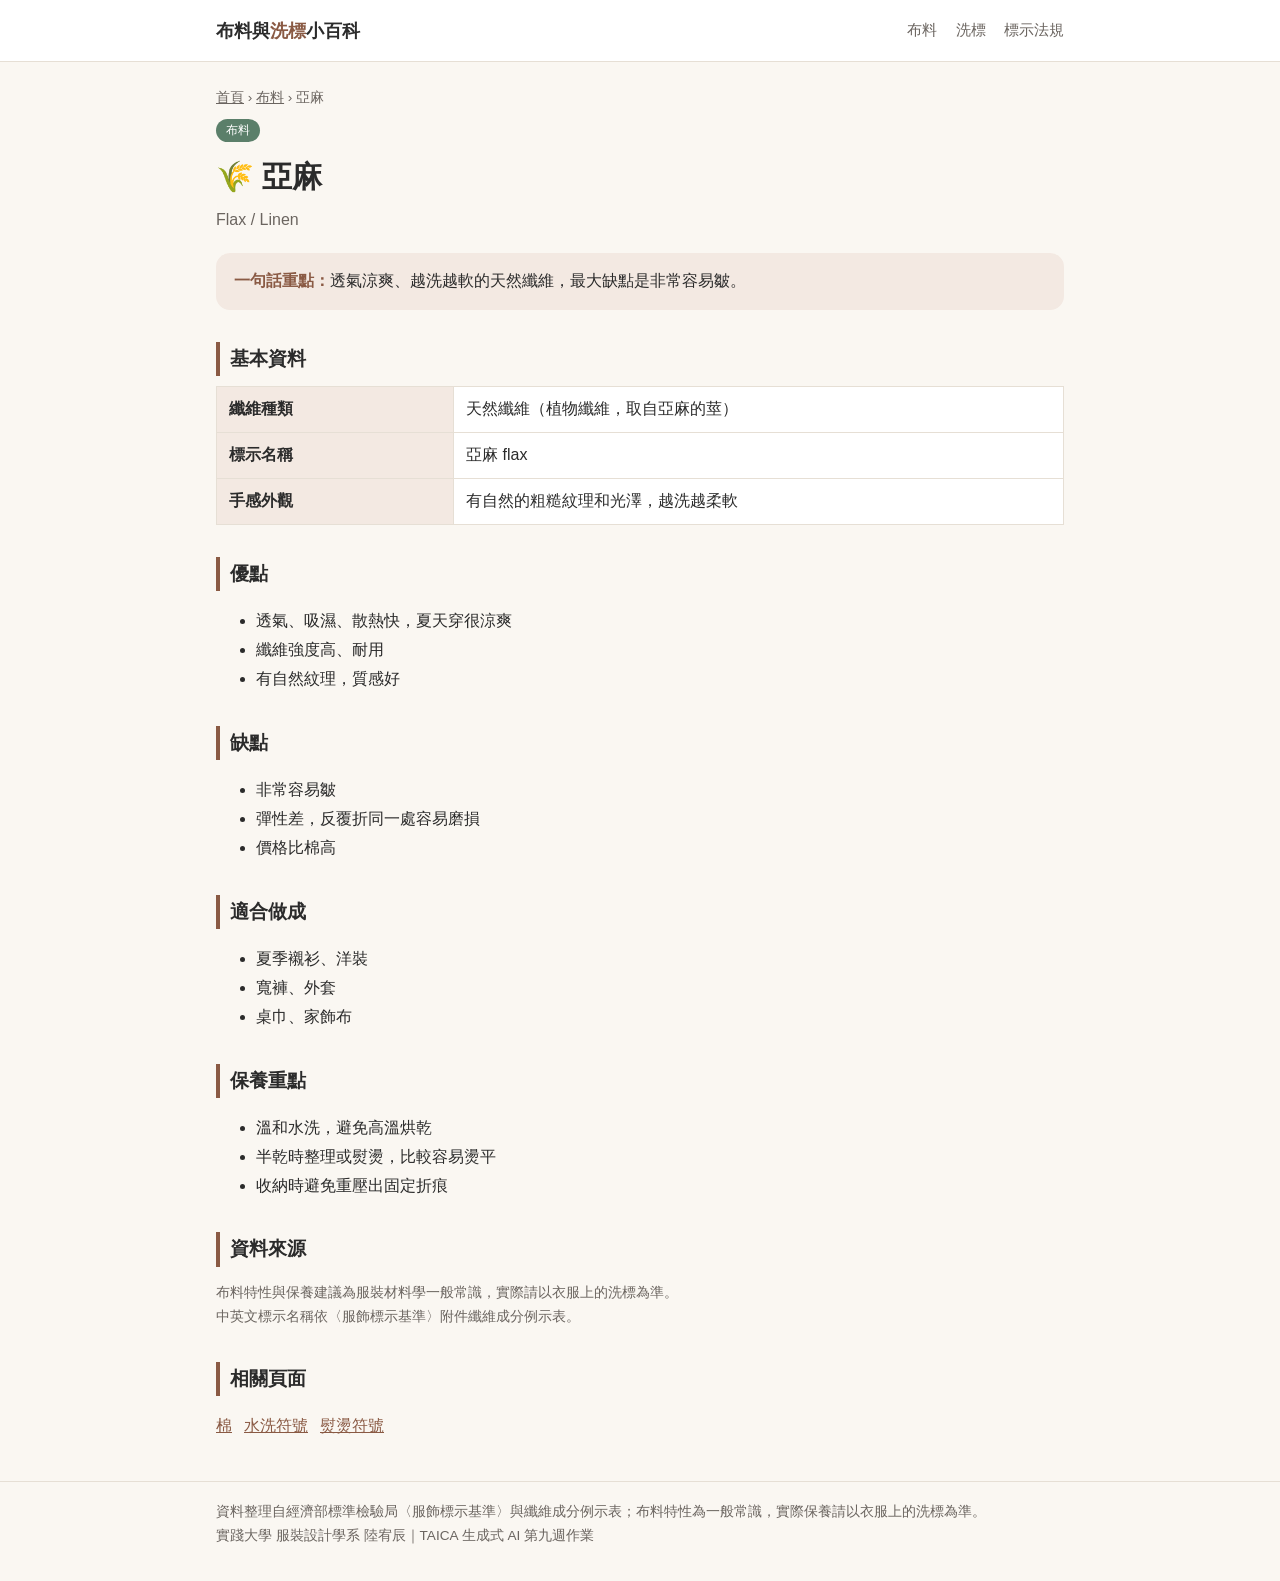
<file: linen.html>
<!doctype html>
<html lang="zh-Hant-TW">
<head>
  <meta charset="utf-8">
  <meta name="viewport" content="width=device-width, initial-scale=1">
  <title>亞麻｜布料與洗標小百科</title>
  <meta name="description" content="透氣涼爽、越洗越軟的天然纖維，最大缺點是非常容易皺。">
  <link rel="stylesheet" href="../../assets/style.css">
</head>
<body>
  <header class="site-header">
    <div class="wrap">
      <a class="logo" href="../../index.html">布料與<span>洗標</span>小百科</a>
      <nav class="nav">
        <a href="../../index.html#fabrics">布料</a>
        <a href="../../index.html#care">洗標</a>
        <a href="../../index.html#rules">標示法規</a>
      </nav>
    </div>
  </header>

  <main class="wrap">
    <article>
      <p class="crumb"><a href="../../index.html">首頁</a> › <a href="../../index.html#fabrics">布料</a> › 亞麻</p>
      <span class="tag fabrics">布料</span>
      <h1>🌾 亞麻</h1>
      <p class="en">Flax / Linen</p>
      <div class="keypoint"><strong>一句話重點：</strong>透氣涼爽、越洗越軟的天然纖維，最大缺點是非常容易皺。</div>

      <!-- ===== 固定段落開始（依分類，見 CLAUDE.md） ===== -->
      <h2>基本資料</h2><table><tr><th>纖維種類</th><td>天然纖維（植物纖維，取自亞麻的莖）</td></tr><tr><th>標示名稱</th><td>亞麻 flax</td></tr><tr><th>手感外觀</th><td>有自然的粗糙紋理和光澤，越洗越柔軟</td></tr></table><h2>優點</h2><ul><li>透氣、吸濕、散熱快，夏天穿很涼爽</li><li>纖維強度高、耐用</li><li>有自然紋理，質感好</li></ul><h2>缺點</h2><ul><li>非常容易皺</li><li>彈性差，反覆折同一處容易磨損</li><li>價格比棉高</li></ul><h2>適合做成</h2><ul><li>夏季襯衫、洋裝</li><li>寬褲、外套</li><li>桌巾、家飾布</li></ul><h2>保養重點</h2><ul><li>溫和水洗，避免高溫烘乾</li><li>半乾時整理或熨燙，比較容易燙平</li><li>收納時避免重壓出固定折痕</li></ul>
      <!-- ===== 固定段落結束 ===== -->

      <h2>資料來源</h2>
      <p class="source">布料特性與保養建議為服裝材料學一般常識，實際請以衣服上的洗標為準。<br>中英文標示名稱依〈服飾標示基準〉附件纖維成分例示表。</p>

      <h2>相關頁面</h2>
      <p class="related"><a href="cotton.html">棉</a><a href="../care/washing.html">水洗符號</a><a href="../care/ironing.html">熨燙符號</a></p>
    </article>
  </main>

  <footer class="site-footer">
    <div class="wrap">
      資料整理自經濟部標準檢驗局〈服飾標示基準〉與纖維成分例示表；布料特性為一般常識，實際保養請以衣服上的洗標為準。<br>
      實踐大學 服裝設計學系 陸宥辰｜TAICA 生成式 AI 第九週作業
    </div>
  </footer>
</body>
</html>
</file>
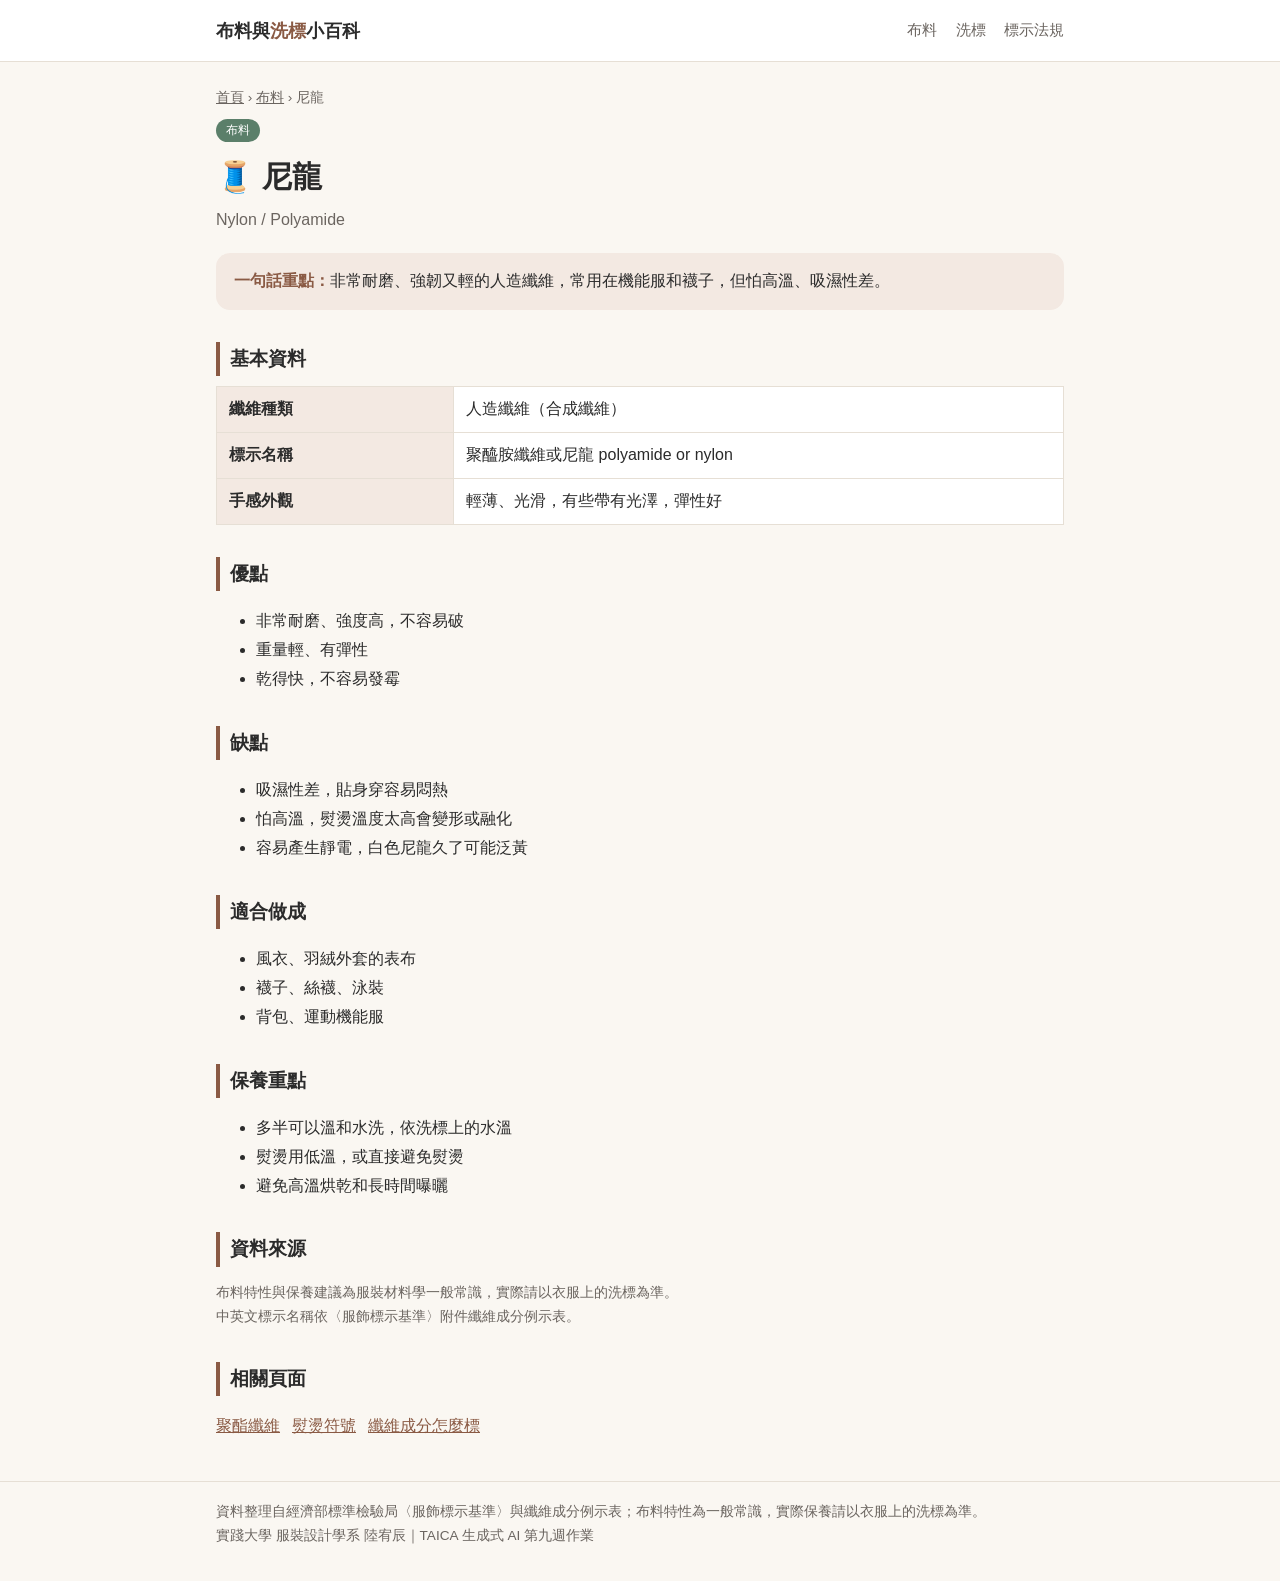
<file: nylon.html>
<!doctype html>
<html lang="zh-Hant-TW">
<head>
  <meta charset="utf-8">
  <meta name="viewport" content="width=device-width, initial-scale=1">
  <title>尼龍｜布料與洗標小百科</title>
  <meta name="description" content="非常耐磨、強韌又輕的人造纖維，常用在機能服和襪子，但怕高溫、吸濕性差。">
  <link rel="stylesheet" href="../../assets/style.css">
</head>
<body>
  <header class="site-header">
    <div class="wrap">
      <a class="logo" href="../../index.html">布料與<span>洗標</span>小百科</a>
      <nav class="nav">
        <a href="../../index.html#fabrics">布料</a>
        <a href="../../index.html#care">洗標</a>
        <a href="../../index.html#rules">標示法規</a>
      </nav>
    </div>
  </header>

  <main class="wrap">
    <article>
      <p class="crumb"><a href="../../index.html">首頁</a> › <a href="../../index.html#fabrics">布料</a> › 尼龍</p>
      <span class="tag fabrics">布料</span>
      <h1>🧵 尼龍</h1>
      <p class="en">Nylon / Polyamide</p>
      <div class="keypoint"><strong>一句話重點：</strong>非常耐磨、強韌又輕的人造纖維，常用在機能服和襪子，但怕高溫、吸濕性差。</div>

      <!-- ===== 固定段落開始（依分類，見 CLAUDE.md） ===== -->
      <h2>基本資料</h2>
      <table>
        <tr><th>纖維種類</th><td>人造纖維（合成纖維）</td></tr>
        <tr><th>標示名稱</th><td>聚醯胺纖維或尼龍 polyamide or nylon</td></tr>
        <tr><th>手感外觀</th><td>輕薄、光滑，有些帶有光澤，彈性好</td></tr>
      </table>
      <h2>優點</h2>
      <ul>
        <li>非常耐磨、強度高，不容易破</li>
        <li>重量輕、有彈性</li>
        <li>乾得快，不容易發霉</li>
      </ul>
      <h2>缺點</h2>
      <ul>
        <li>吸濕性差，貼身穿容易悶熱</li>
        <li>怕高溫，熨燙溫度太高會變形或融化</li>
        <li>容易產生靜電，白色尼龍久了可能泛黃</li>
      </ul>
      <h2>適合做成</h2>
      <ul>
        <li>風衣、羽絨外套的表布</li>
        <li>襪子、絲襪、泳裝</li>
        <li>背包、運動機能服</li>
      </ul>
      <h2>保養重點</h2>
      <ul>
        <li>多半可以溫和水洗，依洗標上的水溫</li>
        <li>熨燙用低溫，或直接避免熨燙</li>
        <li>避免高溫烘乾和長時間曝曬</li>
      </ul>
      <!-- ===== 固定段落結束 ===== -->

      <h2>資料來源</h2>
      <p class="source">布料特性與保養建議為服裝材料學一般常識，實際請以衣服上的洗標為準。<br>中英文標示名稱依〈服飾標示基準〉附件纖維成分例示表。</p>

      <h2>相關頁面</h2>
      <p class="related"><a href="polyester.html">聚酯纖維</a><a href="../care/ironing.html">熨燙符號</a><a href="../rules/fiber-content.html">纖維成分怎麼標</a></p>
    </article>
  </main>

  <footer class="site-footer">
    <div class="wrap">
      資料整理自經濟部標準檢驗局〈服飾標示基準〉與纖維成分例示表；布料特性為一般常識，實際保養請以衣服上的洗標為準。<br>
      實踐大學 服裝設計學系 陸宥辰｜TAICA 生成式 AI 第九週作業
    </div>
  </footer>
</body>
</html>
</file>
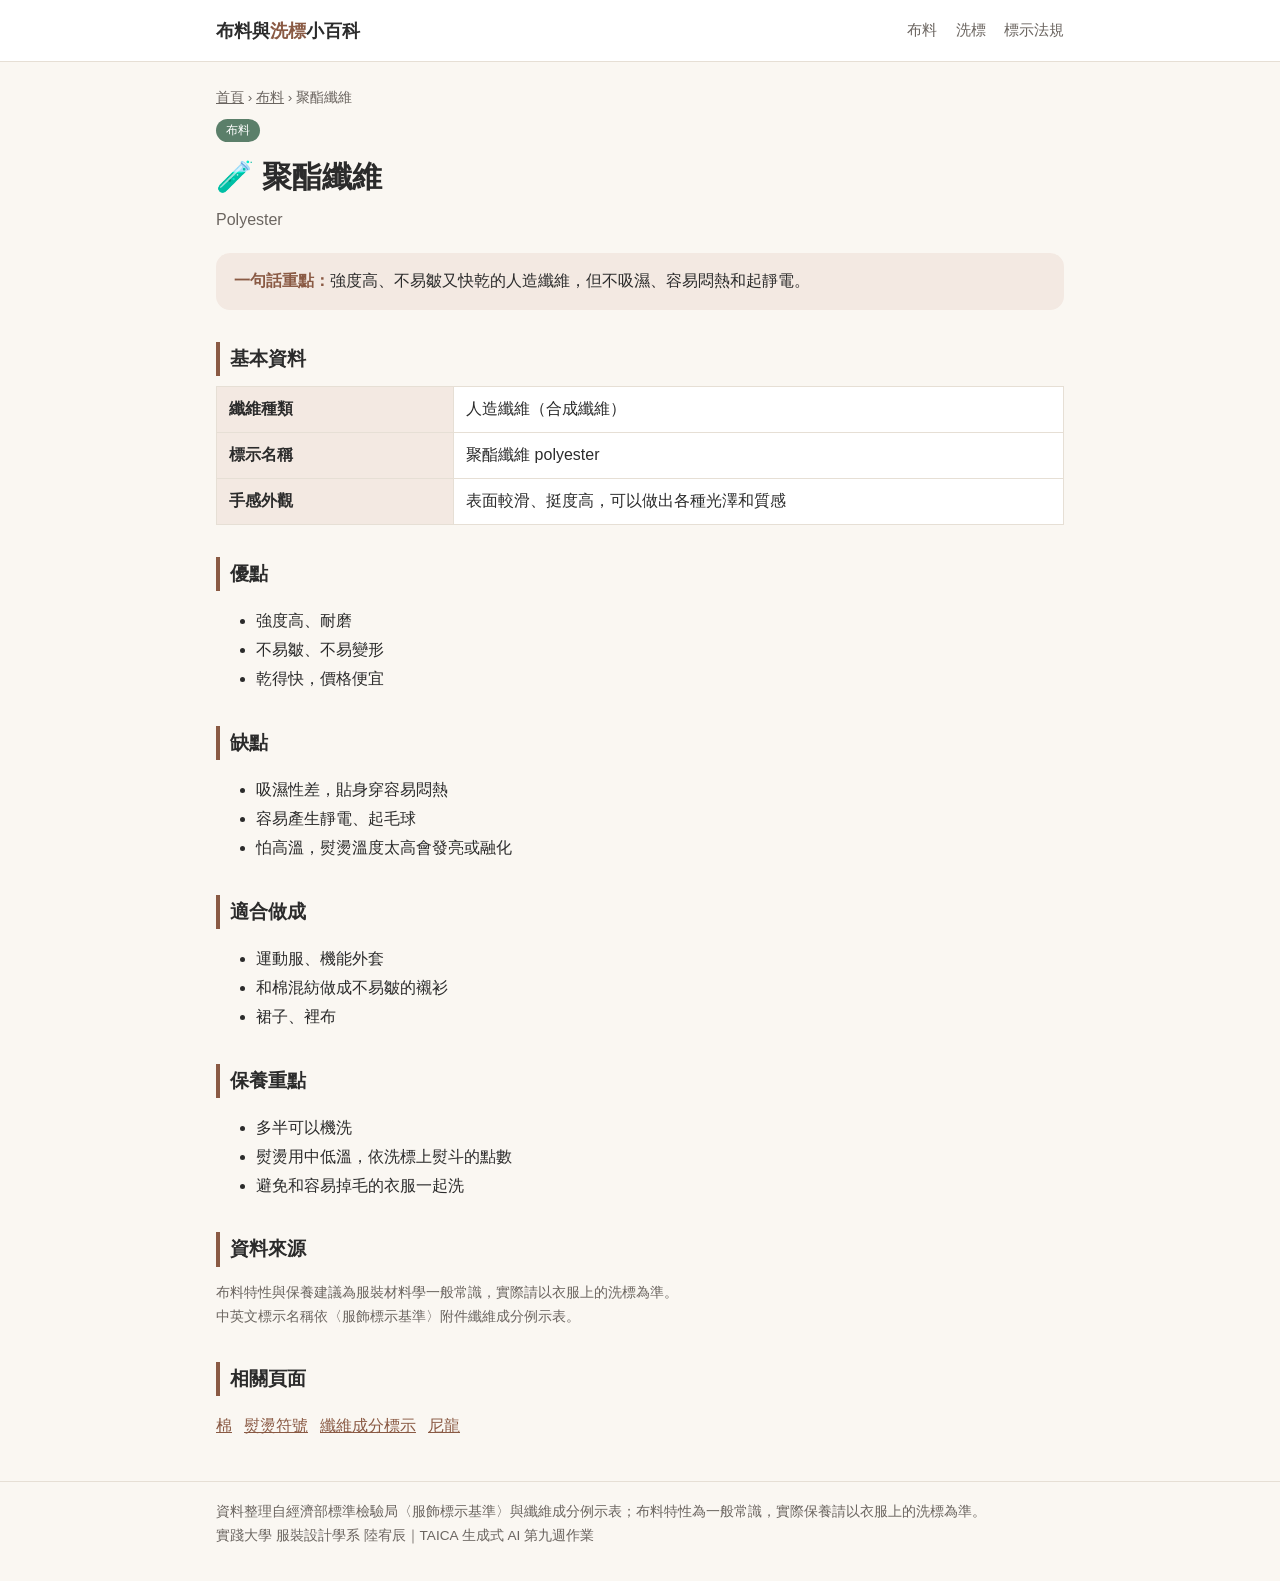
<file: polyester.html>
<!doctype html>
<html lang="zh-Hant-TW">
<head>
  <meta charset="utf-8">
  <meta name="viewport" content="width=device-width, initial-scale=1">
  <title>聚酯纖維｜布料與洗標小百科</title>
  <meta name="description" content="強度高、不易皺又快乾的人造纖維，但不吸濕、容易悶熱和起靜電。">
  <link rel="stylesheet" href="../../assets/style.css">
</head>
<body>
  <header class="site-header">
    <div class="wrap">
      <a class="logo" href="../../index.html">布料與<span>洗標</span>小百科</a>
      <nav class="nav">
        <a href="../../index.html#fabrics">布料</a>
        <a href="../../index.html#care">洗標</a>
        <a href="../../index.html#rules">標示法規</a>
      </nav>
    </div>
  </header>

  <main class="wrap">
    <article>
      <p class="crumb"><a href="../../index.html">首頁</a> › <a href="../../index.html#fabrics">布料</a> › 聚酯纖維</p>
      <span class="tag fabrics">布料</span>
      <h1>🧪 聚酯纖維</h1>
      <p class="en">Polyester</p>
      <div class="keypoint"><strong>一句話重點：</strong>強度高、不易皺又快乾的人造纖維，但不吸濕、容易悶熱和起靜電。</div>

      <!-- ===== 固定段落開始（依分類，見 CLAUDE.md） ===== -->
      <h2>基本資料</h2><table><tr><th>纖維種類</th><td>人造纖維（合成纖維）</td></tr><tr><th>標示名稱</th><td>聚酯纖維 polyester</td></tr><tr><th>手感外觀</th><td>表面較滑、挺度高，可以做出各種光澤和質感</td></tr></table><h2>優點</h2><ul><li>強度高、耐磨</li><li>不易皺、不易變形</li><li>乾得快，價格便宜</li></ul><h2>缺點</h2><ul><li>吸濕性差，貼身穿容易悶熱</li><li>容易產生靜電、起毛球</li><li>怕高溫，熨燙溫度太高會發亮或融化</li></ul><h2>適合做成</h2><ul><li>運動服、機能外套</li><li>和棉混紡做成不易皺的襯衫</li><li>裙子、裡布</li></ul><h2>保養重點</h2><ul><li>多半可以機洗</li><li>熨燙用中低溫，依洗標上熨斗的點數</li><li>避免和容易掉毛的衣服一起洗</li></ul>
      <!-- ===== 固定段落結束 ===== -->

      <h2>資料來源</h2>
      <p class="source">布料特性與保養建議為服裝材料學一般常識，實際請以衣服上的洗標為準。<br>中英文標示名稱依〈服飾標示基準〉附件纖維成分例示表。</p>

      <h2>相關頁面</h2>
      <p class="related"><a href="cotton.html">棉</a><a href="../care/ironing.html">熨燙符號</a><a href="../rules/fiber-content.html">纖維成分標示</a><a href="nylon.html">尼龍</a></p>
    </article>
  </main>

  <footer class="site-footer">
    <div class="wrap">
      資料整理自經濟部標準檢驗局〈服飾標示基準〉與纖維成分例示表；布料特性為一般常識，實際保養請以衣服上的洗標為準。<br>
      實踐大學 服裝設計學系 陸宥辰｜TAICA 生成式 AI 第九週作業
    </div>
  </footer>
</body>
</html>
</file>
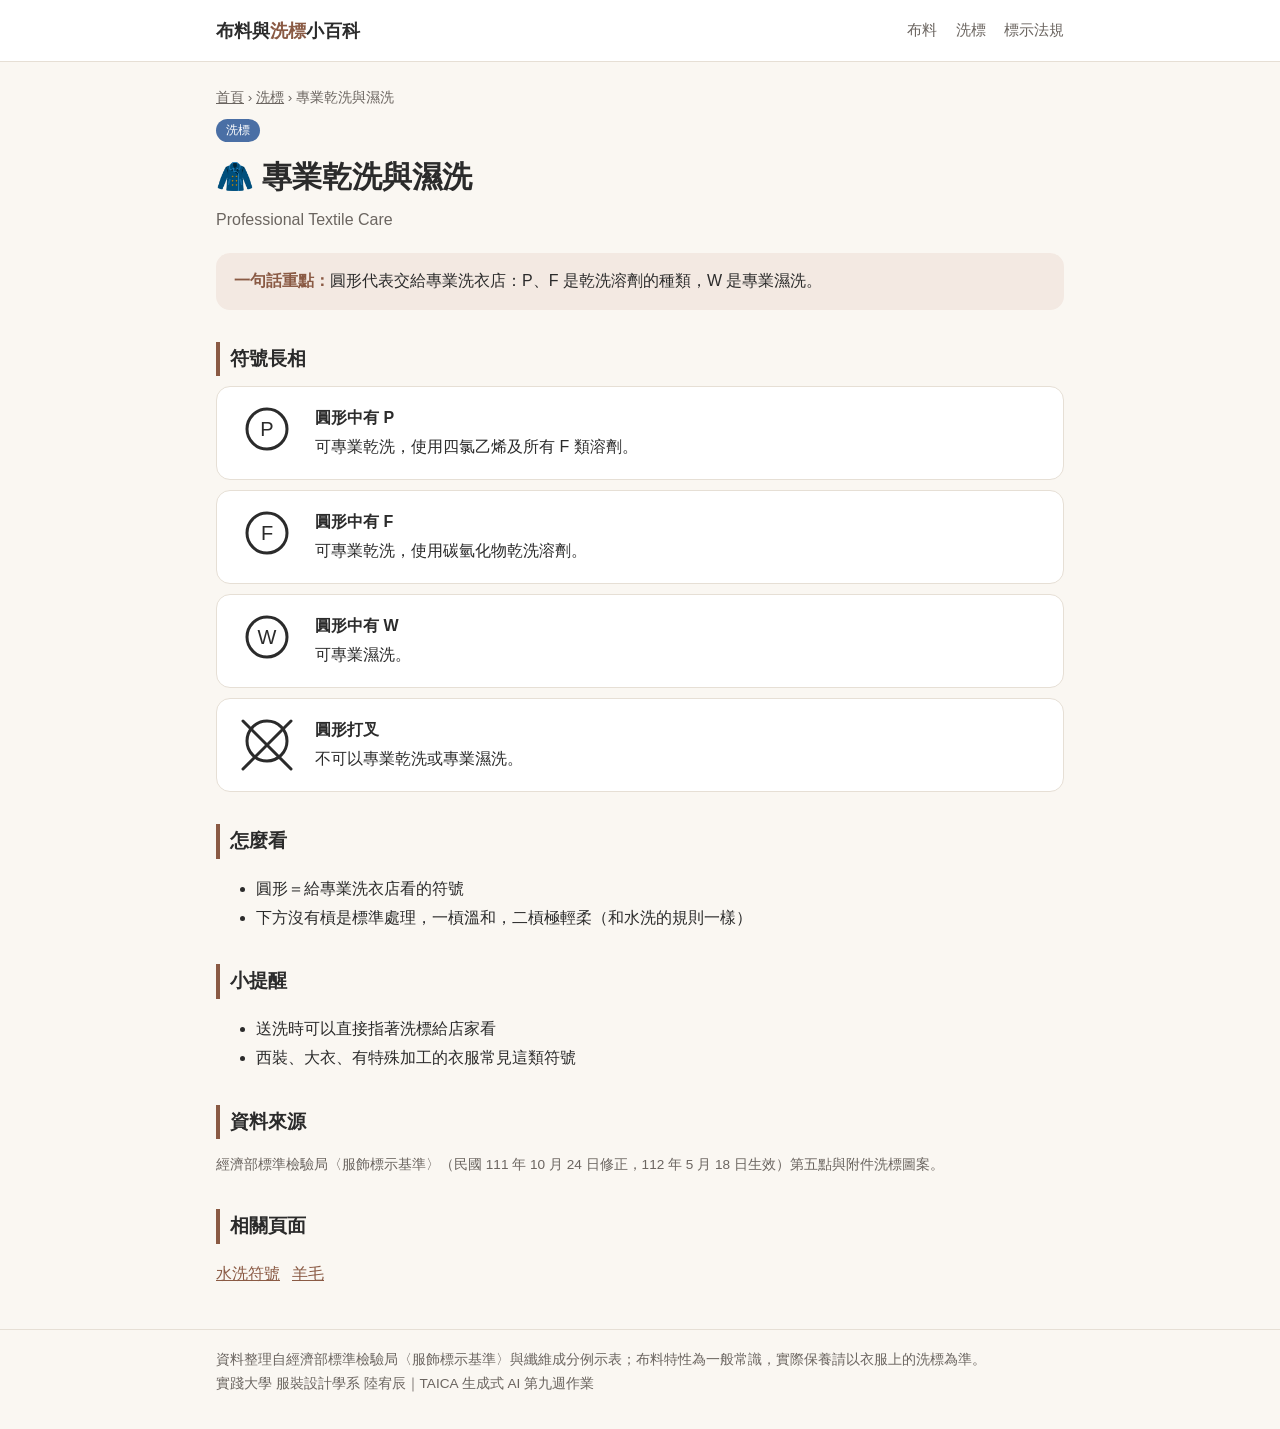
<file: professional.html>
<!doctype html>
<html lang="zh-Hant-TW">
<head>
  <meta charset="utf-8">
  <meta name="viewport" content="width=device-width, initial-scale=1">
  <title>專業乾洗與濕洗｜布料與洗標小百科</title>
  <meta name="description" content="圓形代表交給專業洗衣店：P、F 是乾洗溶劑的種類，W 是專業濕洗。">
  <link rel="stylesheet" href="../../assets/style.css">
</head>
<body>
  <header class="site-header">
    <div class="wrap">
      <a class="logo" href="../../index.html">布料與<span>洗標</span>小百科</a>
      <nav class="nav">
        <a href="../../index.html#fabrics">布料</a>
        <a href="../../index.html#care">洗標</a>
        <a href="../../index.html#rules">標示法規</a>
      </nav>
    </div>
  </header>

  <main class="wrap">
    <article>
      <p class="crumb"><a href="../../index.html">首頁</a> › <a href="../../index.html#care">洗標</a> › 專業乾洗與濕洗</p>
      <span class="tag care">洗標</span>
      <h1>🧥 專業乾洗與濕洗</h1>
      <p class="en">Professional Textile Care</p>
      <div class="keypoint"><strong>一句話重點：</strong>圓形代表交給專業洗衣店：P、F 是乾洗溶劑的種類，W 是專業濕洗。</div>

      <!-- ===== 固定段落開始（依分類，見 CLAUDE.md） ===== -->
      <h2>符號長相</h2><div class="symbol"><svg viewBox="0 0 64 64" role="img" aria-label="專業乾洗 P"><circle cx="32" cy="28" r="20" stroke="#2b2b2b" stroke-width="3" fill="none" stroke-linecap="round" stroke-linejoin="round"/><text x="32" y="35" text-anchor="middle" font-size="20" font-family="sans-serif" fill="#2b2b2b">P</text></svg><p><strong>圓形中有 P</strong><br>可專業乾洗，使用四氯乙烯及所有 F 類溶劑。</p></div>
<div class="symbol"><svg viewBox="0 0 64 64" role="img" aria-label="專業乾洗 F"><circle cx="32" cy="28" r="20" stroke="#2b2b2b" stroke-width="3" fill="none" stroke-linecap="round" stroke-linejoin="round"/><text x="32" y="35" text-anchor="middle" font-size="20" font-family="sans-serif" fill="#2b2b2b">F</text></svg><p><strong>圓形中有 F</strong><br>可專業乾洗，使用碳氫化物乾洗溶劑。</p></div>
<div class="symbol"><svg viewBox="0 0 64 64" role="img" aria-label="專業濕洗"><circle cx="32" cy="28" r="20" stroke="#2b2b2b" stroke-width="3" fill="none" stroke-linecap="round" stroke-linejoin="round"/><text x="32" y="35" text-anchor="middle" font-size="20" font-family="sans-serif" fill="#2b2b2b">W</text></svg><p><strong>圓形中有 W</strong><br>可專業濕洗。</p></div>
<div class="symbol"><svg viewBox="0 0 64 64" role="img" aria-label="不可專業洗"><circle cx="32" cy="28" r="20" stroke="#2b2b2b" stroke-width="3" fill="none" stroke-linecap="round" stroke-linejoin="round"/><line x1="8" y1="8" x2="56" y2="56" stroke="#2b2b2b" stroke-width="3" fill="none" stroke-linecap="round" stroke-linejoin="round"/><line x1="56" y1="8" x2="8" y2="56" stroke="#2b2b2b" stroke-width="3" fill="none" stroke-linecap="round" stroke-linejoin="round"/></svg><p><strong>圓形打叉</strong><br>不可以專業乾洗或專業濕洗。</p></div><h2>怎麼看</h2><ul><li>圓形＝給專業洗衣店看的符號</li><li>下方沒有槓是標準處理，一槓溫和，二槓極輕柔（和水洗的規則一樣）</li></ul><h2>小提醒</h2><ul><li>送洗時可以直接指著洗標給店家看</li><li>西裝、大衣、有特殊加工的衣服常見這類符號</li></ul>
      <!-- ===== 固定段落結束 ===== -->

      <h2>資料來源</h2>
      <p class="source">經濟部標準檢驗局〈服飾標示基準〉（民國 111 年 10 月 24 日修正，112 年 5 月 18 日生效）第五點與附件洗標圖案。</p>

      <h2>相關頁面</h2>
      <p class="related"><a href="washing.html">水洗符號</a><a href="../fabrics/wool.html">羊毛</a></p>
    </article>
  </main>

  <footer class="site-footer">
    <div class="wrap">
      資料整理自經濟部標準檢驗局〈服飾標示基準〉與纖維成分例示表；布料特性為一般常識，實際保養請以衣服上的洗標為準。<br>
      實踐大學 服裝設計學系 陸宥辰｜TAICA 生成式 AI 第九週作業
    </div>
  </footer>
</body>
</html>
</file>
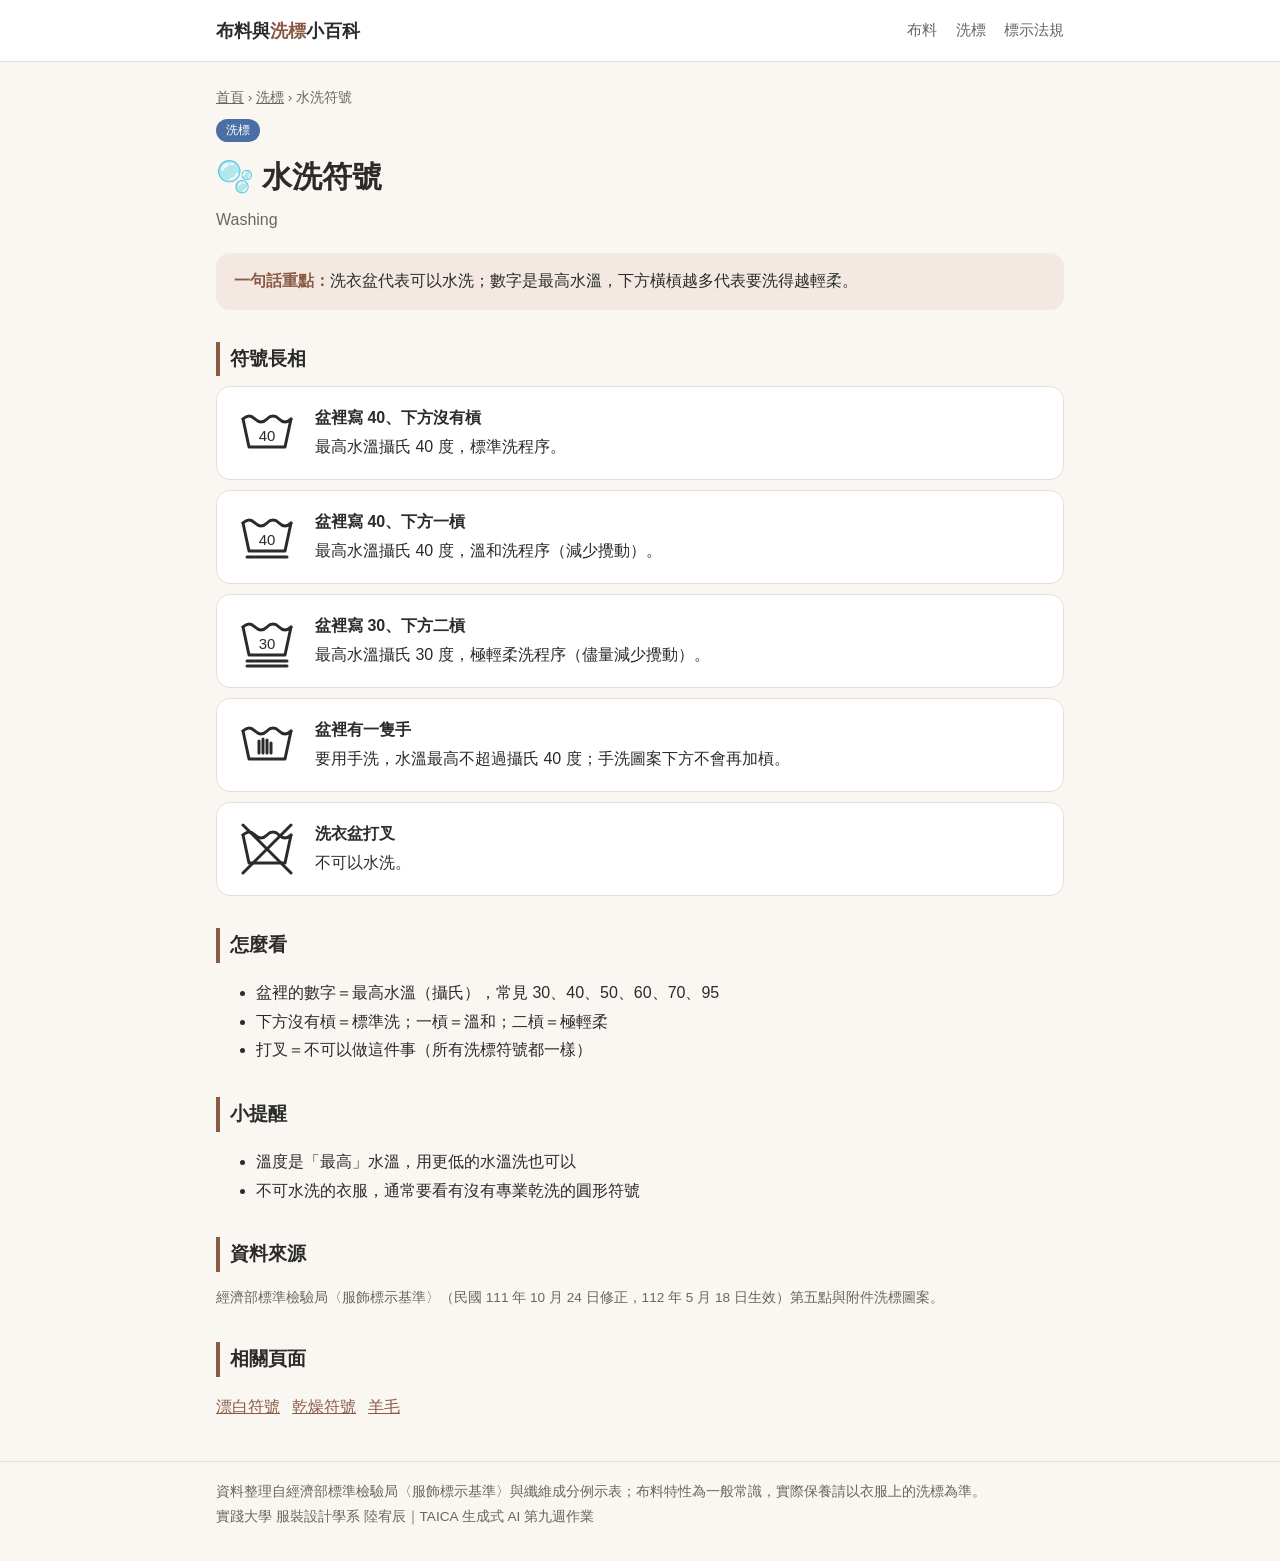
<file: washing.html>
<!doctype html>
<html lang="zh-Hant-TW">
<head>
  <meta charset="utf-8">
  <meta name="viewport" content="width=device-width, initial-scale=1">
  <title>水洗符號｜布料與洗標小百科</title>
  <meta name="description" content="洗衣盆代表可以水洗；數字是最高水溫，下方橫槓越多代表要洗得越輕柔。">
  <link rel="stylesheet" href="../../assets/style.css">
</head>
<body>
  <header class="site-header">
    <div class="wrap">
      <a class="logo" href="../../index.html">布料與<span>洗標</span>小百科</a>
      <nav class="nav">
        <a href="../../index.html#fabrics">布料</a>
        <a href="../../index.html#care">洗標</a>
        <a href="../../index.html#rules">標示法規</a>
      </nav>
    </div>
  </header>

  <main class="wrap">
    <article>
      <p class="crumb"><a href="../../index.html">首頁</a> › <a href="../../index.html#care">洗標</a> › 水洗符號</p>
      <span class="tag care">洗標</span>
      <h1>🫧 水洗符號</h1>
      <p class="en">Washing</p>
      <div class="keypoint"><strong>一句話重點：</strong>洗衣盆代表可以水洗；數字是最高水溫，下方橫槓越多代表要洗得越輕柔。</div>

      <!-- ===== 固定段落開始（依分類，見 CLAUDE.md） ===== -->
      <h2>符號長相</h2><div class="symbol"><svg viewBox="0 0 64 64" role="img" aria-label="40 度標準洗"><path d="M8 18 L14 46 L50 46 L56 18" stroke="#2b2b2b" stroke-width="3" fill="none" stroke-linecap="round" stroke-linejoin="round"/><path d="M8 18 q6 -6 12 0 t12 0 t12 0 t12 0" stroke="#2b2b2b" stroke-width="3" fill="none" stroke-linecap="round" stroke-linejoin="round"/><text x="32" y="40" text-anchor="middle" font-size="15" font-family="sans-serif" fill="#2b2b2b">40</text></svg><p><strong>盆裡寫 40、下方沒有槓</strong><br>最高水溫攝氏 40 度，標準洗程序。</p></div>
<div class="symbol"><svg viewBox="0 0 64 64" role="img" aria-label="40 度溫和洗"><path d="M8 18 L14 46 L50 46 L56 18" stroke="#2b2b2b" stroke-width="3" fill="none" stroke-linecap="round" stroke-linejoin="round"/><path d="M8 18 q6 -6 12 0 t12 0 t12 0 t12 0" stroke="#2b2b2b" stroke-width="3" fill="none" stroke-linecap="round" stroke-linejoin="round"/><text x="32" y="40" text-anchor="middle" font-size="15" font-family="sans-serif" fill="#2b2b2b">40</text><line x1="12" y1="52" x2="52" y2="52" stroke="#2b2b2b" stroke-width="3" fill="none" stroke-linecap="round" stroke-linejoin="round"/></svg><p><strong>盆裡寫 40、下方一槓</strong><br>最高水溫攝氏 40 度，溫和洗程序（減少攪動）。</p></div>
<div class="symbol"><svg viewBox="0 0 64 64" role="img" aria-label="30 度極輕柔洗"><path d="M8 18 L14 46 L50 46 L56 18" stroke="#2b2b2b" stroke-width="3" fill="none" stroke-linecap="round" stroke-linejoin="round"/><path d="M8 18 q6 -6 12 0 t12 0 t12 0 t12 0" stroke="#2b2b2b" stroke-width="3" fill="none" stroke-linecap="round" stroke-linejoin="round"/><text x="32" y="40" text-anchor="middle" font-size="15" font-family="sans-serif" fill="#2b2b2b">30</text><line x1="12" y1="52" x2="52" y2="52" stroke="#2b2b2b" stroke-width="3" fill="none" stroke-linecap="round" stroke-linejoin="round"/><line x1="12" y1="57" x2="52" y2="57" stroke="#2b2b2b" stroke-width="3" fill="none" stroke-linecap="round" stroke-linejoin="round"/></svg><p><strong>盆裡寫 30、下方二槓</strong><br>最高水溫攝氏 30 度，極輕柔洗程序（儘量減少攪動）。</p></div>
<div class="symbol"><svg viewBox="0 0 64 64" role="img" aria-label="手洗"><path d="M8 18 L14 46 L50 46 L56 18" stroke="#2b2b2b" stroke-width="3" fill="none" stroke-linecap="round" stroke-linejoin="round"/><path d="M8 18 q6 -6 12 0 t12 0 t12 0 t12 0" stroke="#2b2b2b" stroke-width="3" fill="none" stroke-linecap="round" stroke-linejoin="round"/><path d="M24 40 v-12 m4 12 v-14 m4 14 v-13 m4 13 v-10" stroke="#2b2b2b" stroke-width="3" fill="none" stroke-linecap="round" stroke-linejoin="round"/></svg><p><strong>盆裡有一隻手</strong><br>要用手洗，水溫最高不超過攝氏 40 度；手洗圖案下方不會再加槓。</p></div>
<div class="symbol"><svg viewBox="0 0 64 64" role="img" aria-label="不可水洗"><path d="M8 18 L14 46 L50 46 L56 18" stroke="#2b2b2b" stroke-width="3" fill="none" stroke-linecap="round" stroke-linejoin="round"/><path d="M8 18 q6 -6 12 0 t12 0 t12 0 t12 0" stroke="#2b2b2b" stroke-width="3" fill="none" stroke-linecap="round" stroke-linejoin="round"/><line x1="8" y1="8" x2="56" y2="56" stroke="#2b2b2b" stroke-width="3" fill="none" stroke-linecap="round" stroke-linejoin="round"/><line x1="56" y1="8" x2="8" y2="56" stroke="#2b2b2b" stroke-width="3" fill="none" stroke-linecap="round" stroke-linejoin="round"/></svg><p><strong>洗衣盆打叉</strong><br>不可以水洗。</p></div><h2>怎麼看</h2><ul><li>盆裡的數字＝最高水溫（攝氏），常見 30、40、50、60、70、95</li><li>下方沒有槓＝標準洗；一槓＝溫和；二槓＝極輕柔</li><li>打叉＝不可以做這件事（所有洗標符號都一樣）</li></ul><h2>小提醒</h2><ul><li>溫度是「最高」水溫，用更低的水溫洗也可以</li><li>不可水洗的衣服，通常要看有沒有專業乾洗的圓形符號</li></ul>
      <!-- ===== 固定段落結束 ===== -->

      <h2>資料來源</h2>
      <p class="source">經濟部標準檢驗局〈服飾標示基準〉（民國 111 年 10 月 24 日修正，112 年 5 月 18 日生效）第五點與附件洗標圖案。</p>

      <h2>相關頁面</h2>
      <p class="related"><a href="bleaching.html">漂白符號</a><a href="drying.html">乾燥符號</a><a href="../fabrics/wool.html">羊毛</a></p>
    </article>
  </main>

  <footer class="site-footer">
    <div class="wrap">
      資料整理自經濟部標準檢驗局〈服飾標示基準〉與纖維成分例示表；布料特性為一般常識，實際保養請以衣服上的洗標為準。<br>
      實踐大學 服裝設計學系 陸宥辰｜TAICA 生成式 AI 第九週作業
    </div>
  </footer>
</body>
</html>
</file>
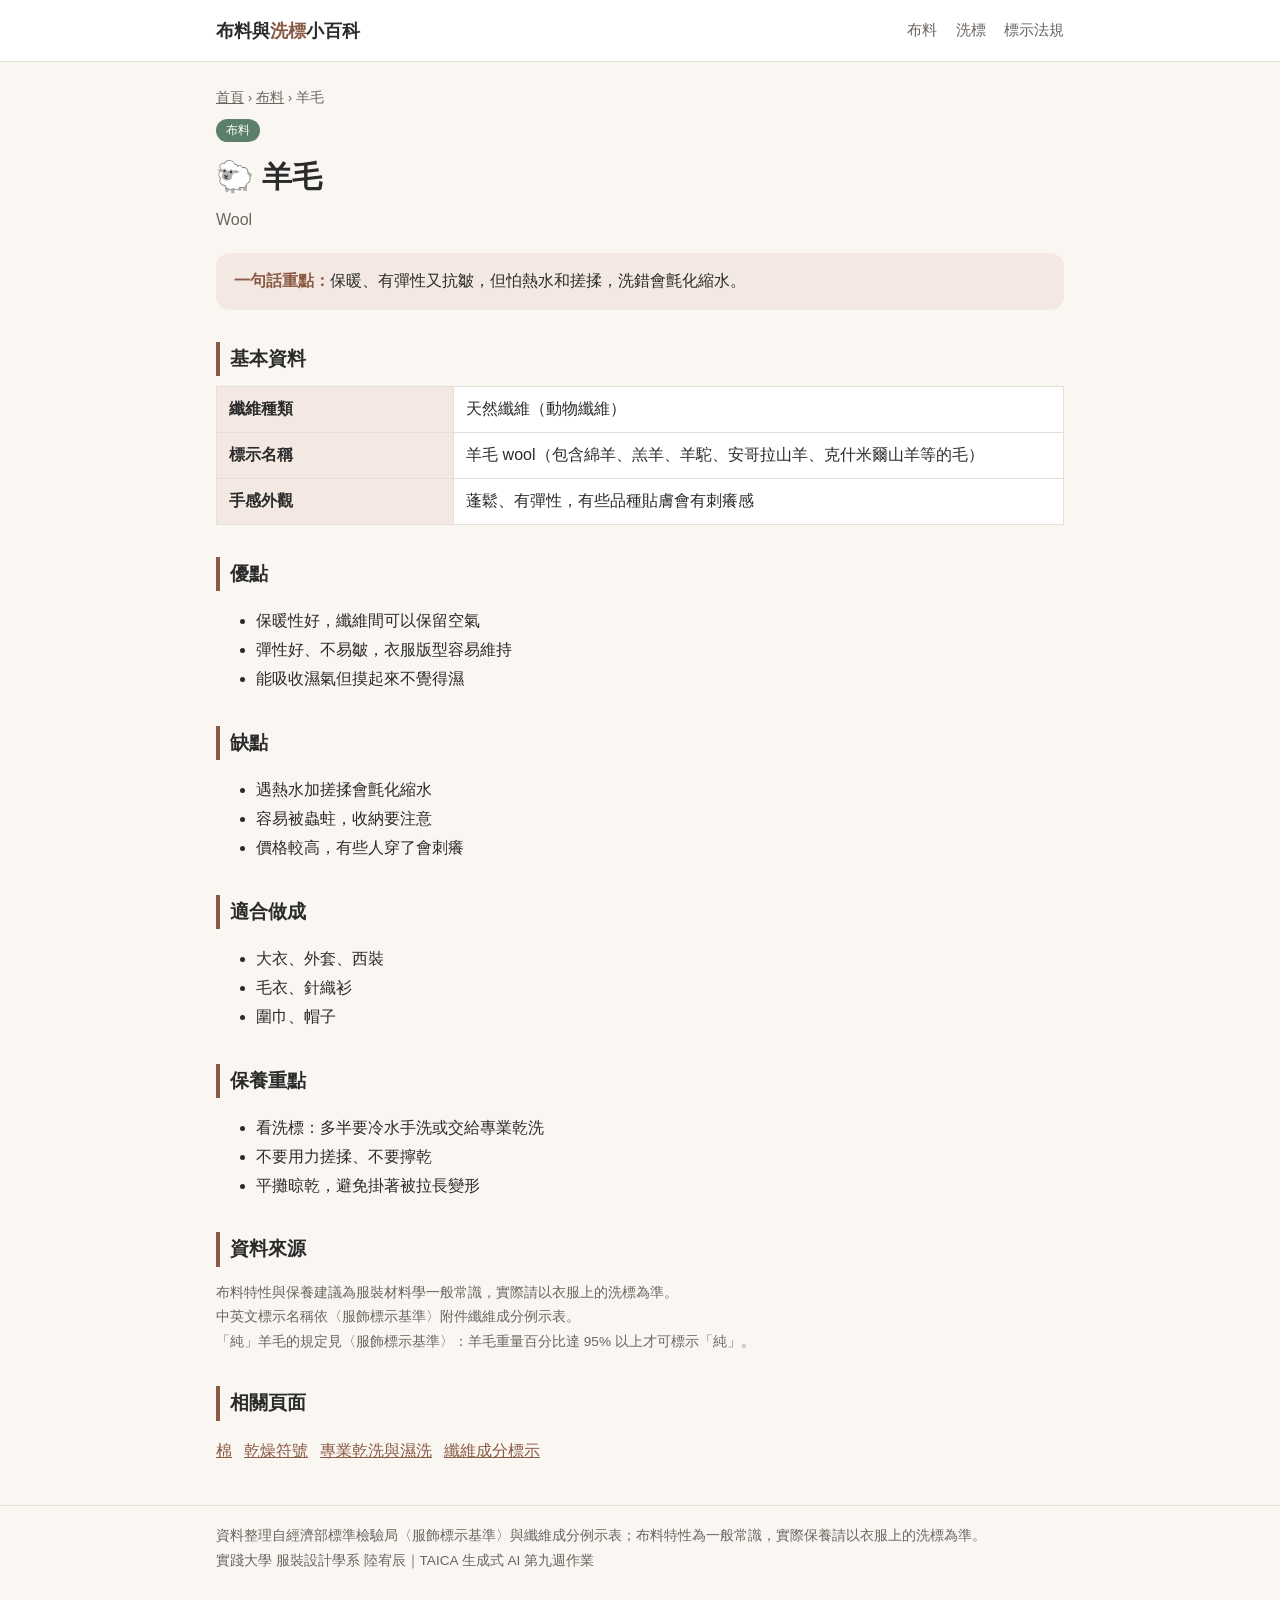
<file: wool.html>
<!doctype html>
<html lang="zh-Hant-TW">
<head>
  <meta charset="utf-8">
  <meta name="viewport" content="width=device-width, initial-scale=1">
  <title>羊毛｜布料與洗標小百科</title>
  <meta name="description" content="保暖、有彈性又抗皺，但怕熱水和搓揉，洗錯會氈化縮水。">
  <link rel="stylesheet" href="../../assets/style.css">
</head>
<body>
  <header class="site-header">
    <div class="wrap">
      <a class="logo" href="../../index.html">布料與<span>洗標</span>小百科</a>
      <nav class="nav">
        <a href="../../index.html#fabrics">布料</a>
        <a href="../../index.html#care">洗標</a>
        <a href="../../index.html#rules">標示法規</a>
      </nav>
    </div>
  </header>

  <main class="wrap">
    <article>
      <p class="crumb"><a href="../../index.html">首頁</a> › <a href="../../index.html#fabrics">布料</a> › 羊毛</p>
      <span class="tag fabrics">布料</span>
      <h1>🐑 羊毛</h1>
      <p class="en">Wool</p>
      <div class="keypoint"><strong>一句話重點：</strong>保暖、有彈性又抗皺，但怕熱水和搓揉，洗錯會氈化縮水。</div>

      <!-- ===== 固定段落開始（依分類，見 CLAUDE.md） ===== -->
      <h2>基本資料</h2><table><tr><th>纖維種類</th><td>天然纖維（動物纖維）</td></tr><tr><th>標示名稱</th><td>羊毛 wool（包含綿羊、羔羊、羊駝、安哥拉山羊、克什米爾山羊等的毛）</td></tr><tr><th>手感外觀</th><td>蓬鬆、有彈性，有些品種貼膚會有刺癢感</td></tr></table><h2>優點</h2><ul><li>保暖性好，纖維間可以保留空氣</li><li>彈性好、不易皺，衣服版型容易維持</li><li>能吸收濕氣但摸起來不覺得濕</li></ul><h2>缺點</h2><ul><li>遇熱水加搓揉會氈化縮水</li><li>容易被蟲蛀，收納要注意</li><li>價格較高，有些人穿了會刺癢</li></ul><h2>適合做成</h2><ul><li>大衣、外套、西裝</li><li>毛衣、針織衫</li><li>圍巾、帽子</li></ul><h2>保養重點</h2><ul><li>看洗標：多半要冷水手洗或交給專業乾洗</li><li>不要用力搓揉、不要擰乾</li><li>平攤晾乾，避免掛著被拉長變形</li></ul>
      <!-- ===== 固定段落結束 ===== -->

      <h2>資料來源</h2>
      <p class="source">布料特性與保養建議為服裝材料學一般常識，實際請以衣服上的洗標為準。<br>中英文標示名稱依〈服飾標示基準〉附件纖維成分例示表。<br>「純」羊毛的規定見〈服飾標示基準〉：羊毛重量百分比達 95% 以上才可標示「純」。</p>

      <h2>相關頁面</h2>
      <p class="related"><a href="cotton.html">棉</a><a href="../care/drying.html">乾燥符號</a><a href="../care/professional.html">專業乾洗與濕洗</a><a href="../rules/fiber-content.html">纖維成分標示</a></p>
    </article>
  </main>

  <footer class="site-footer">
    <div class="wrap">
      資料整理自經濟部標準檢驗局〈服飾標示基準〉與纖維成分例示表；布料特性為一般常識，實際保養請以衣服上的洗標為準。<br>
      實踐大學 服裝設計學系 陸宥辰｜TAICA 生成式 AI 第九週作業
    </div>
  </footer>
</body>
</html>
</file>
<file: assets/style.css>
/* 布料與洗標小百科：全站共用樣式。規則見 CLAUDE.md「視覺風格」 */
:root {
  --bg: #faf7f2;          /* 米白底，像未漂白的胚布 */
  --surface: #ffffff;
  --ink: #2b2b2b;
  --muted: #6b6560;
  --line: #e6dfd5;
  --accent: #8a5a44;      /* 主色：駝色 */
  --accent-soft: #f3e9e2;
  --fabric: #5b7f6a;      /* 分類色：布料 */
  --care: #4a6fa5;        /* 分類色：洗標 */
  --rules: #a0642e;       /* 分類色：標示法規 */
  --radius: 14px;
  --font: "Noto Sans TC", "Microsoft JhengHei", "PingFang TC", sans-serif;
}

* { box-sizing: border-box; }
body {
  margin: 0;
  background: var(--bg);
  color: var(--ink);
  font-family: var(--font);
  line-height: 1.8;
}
a { color: var(--accent); }

.wrap { max-width: 880px; margin: 0 auto; padding: 0 16px; }

/* 頂部導覽 */
.site-header {
  background: var(--surface);
  border-bottom: 1px solid var(--line);
}
.site-header .wrap {
  display: flex; align-items: center; justify-content: space-between;
  gap: 12px; padding-top: 14px; padding-bottom: 14px; flex-wrap: wrap;
}
.logo { font-weight: 700; font-size: 1.15rem; color: var(--ink); text-decoration: none; }
.logo span { color: var(--accent); }
.nav a { margin-left: 14px; text-decoration: none; color: var(--muted); font-size: .95rem; }
.nav a:hover { color: var(--accent); }

/* 首頁 */
.hero { padding: 44px 0 20px; }
.hero h1 { font-size: 2rem; margin: 0 0 8px; }
.hero p { color: var(--muted); margin: 0; }

.toolbar { display: flex; gap: 8px; flex-wrap: wrap; margin: 20px 0; }
.toolbar button {
  border: 1px solid var(--line); background: var(--surface); color: var(--ink);
  padding: 6px 14px; border-radius: 999px; cursor: pointer; font: inherit; font-size: .9rem;
}
.toolbar button.on { background: var(--accent); border-color: var(--accent); color: #fff; }
.toolbar input {
  flex: 1; min-width: 160px; border: 1px solid var(--line); border-radius: 999px;
  padding: 6px 14px; font: inherit; font-size: .9rem; background: var(--surface);
}

.cards { display: grid; grid-template-columns: repeat(auto-fill, minmax(240px, 1fr)); gap: 14px; padding-bottom: 48px; }
.card {
  display: block; background: var(--surface); border: 1px solid var(--line);
  border-radius: var(--radius); padding: 16px 18px; text-decoration: none; color: var(--ink);
  transition: transform .15s, box-shadow .15s;
}
.card:hover { transform: translateY(-2px); box-shadow: 0 6px 18px rgba(0,0,0,.06); }
.card h3 { margin: 6px 0 4px; font-size: 1.1rem; }
.card p { margin: 0; color: var(--muted); font-size: .9rem; line-height: 1.6; }

/* 分類標籤 */
.tag {
  display: inline-block; font-size: .75rem; padding: 1px 10px; border-radius: 999px;
  color: #fff; background: var(--muted);
}
.tag.fabrics { background: var(--fabric); }
.tag.care { background: var(--care); }
.tag.rules { background: var(--rules); }

/* 內容頁 */
.crumb { font-size: .85rem; color: var(--muted); margin: 24px 0 4px; }
.crumb a { color: var(--muted); }
article h1 { font-size: 1.9rem; margin: 6px 0 2px; }
article .en { color: var(--muted); margin: 0 0 18px; }
article h2 {
  font-size: 1.2rem; margin: 32px 0 10px; padding-left: 10px;
  border-left: 4px solid var(--accent);
}
.keypoint {
  background: var(--accent-soft); border-radius: var(--radius);
  padding: 14px 18px; margin: 16px 0;
}
.keypoint strong { color: var(--accent); }
.symbol {
  display: flex; gap: 16px; align-items: center; background: var(--surface);
  border: 1px solid var(--line); border-radius: var(--radius); padding: 14px 18px; margin: 10px 0;
}
.symbol svg { flex: 0 0 64px; width: 64px; height: 64px; }
.symbol p { margin: 0; }
table { width: 100%; border-collapse: collapse; background: var(--surface); margin: 10px 0; }
th, td { border: 1px solid var(--line); padding: 8px 12px; text-align: left; vertical-align: top; }
th { background: var(--accent-soft); width: 28%; }
.source { font-size: .85rem; color: var(--muted); }
.related a { margin-right: 12px; }

.site-footer {
  border-top: 1px solid var(--line); color: var(--muted); font-size: .85rem;
  padding: 18px 0 32px; margin-top: 40px;
}

@media (max-width: 520px) {
  .hero h1 { font-size: 1.6rem; }
  th { width: 34%; }
  .nav a { margin-left: 10px; }
}
</file>
